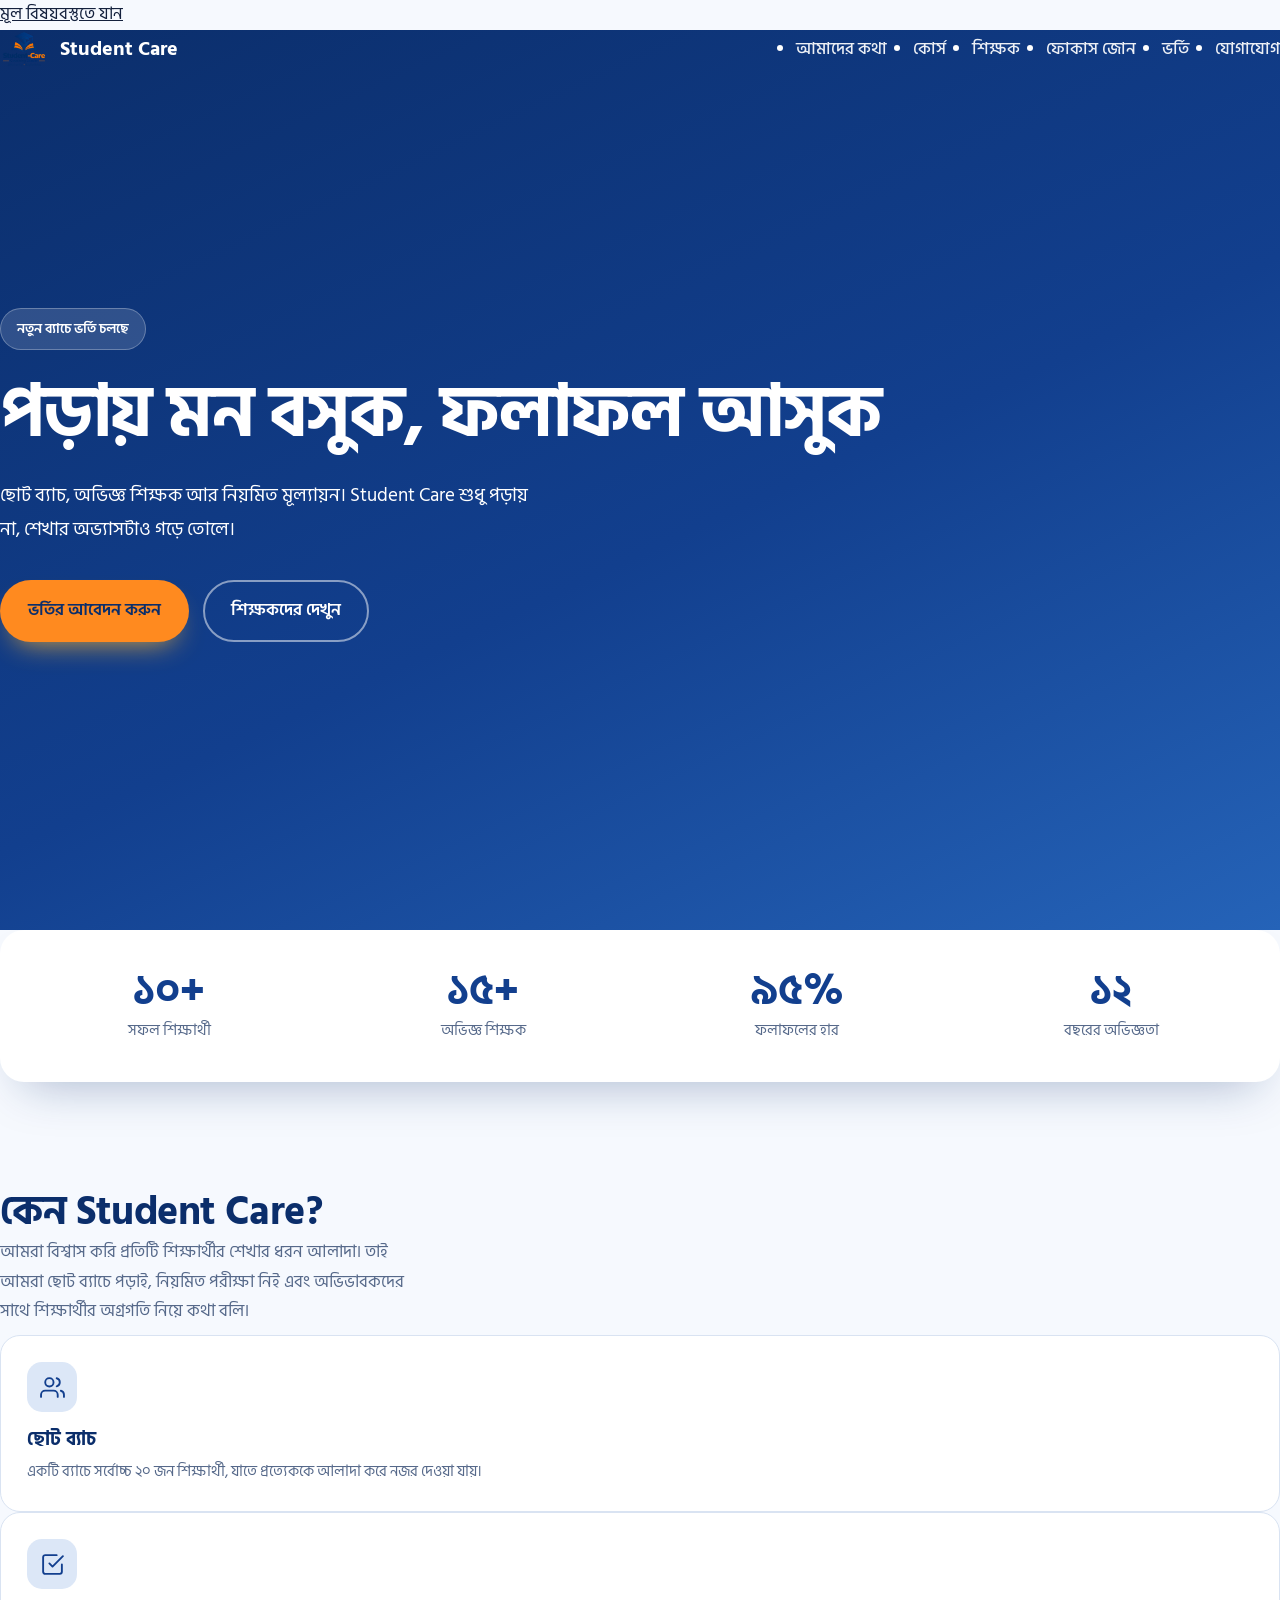
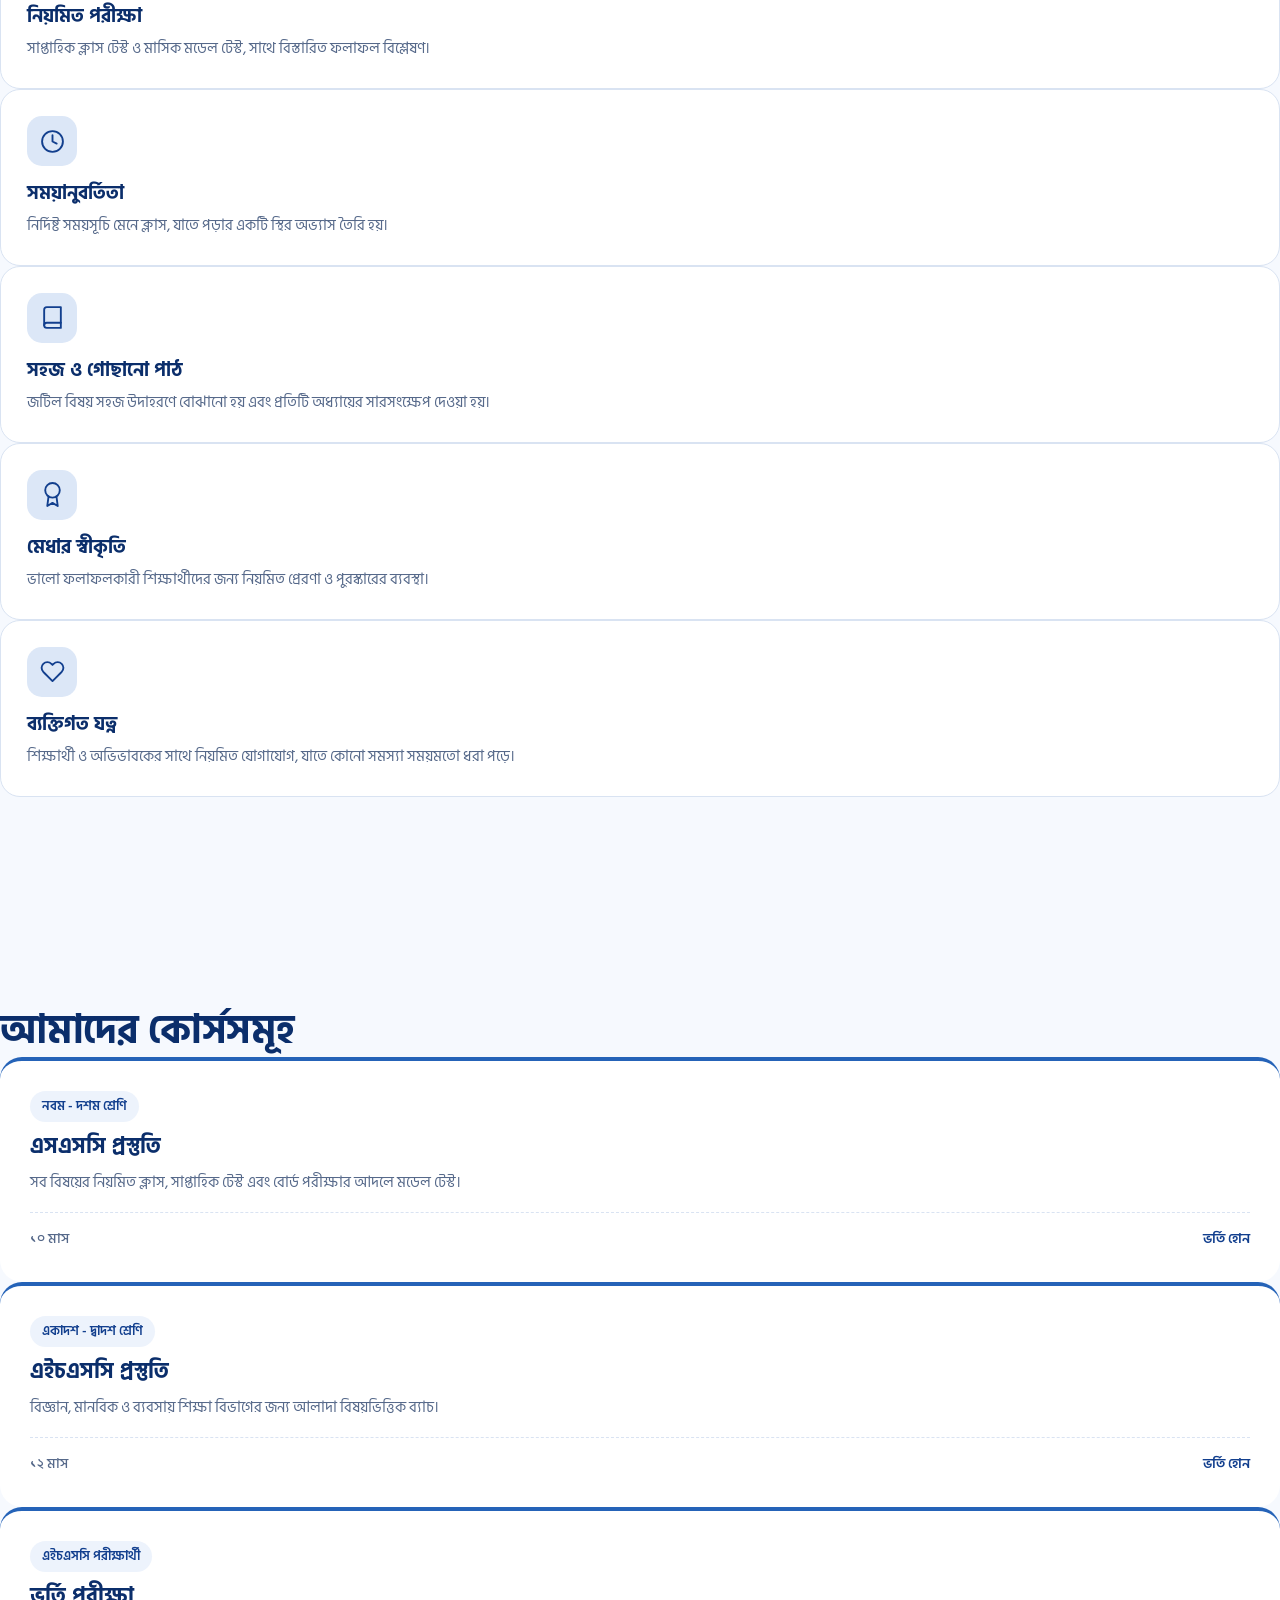
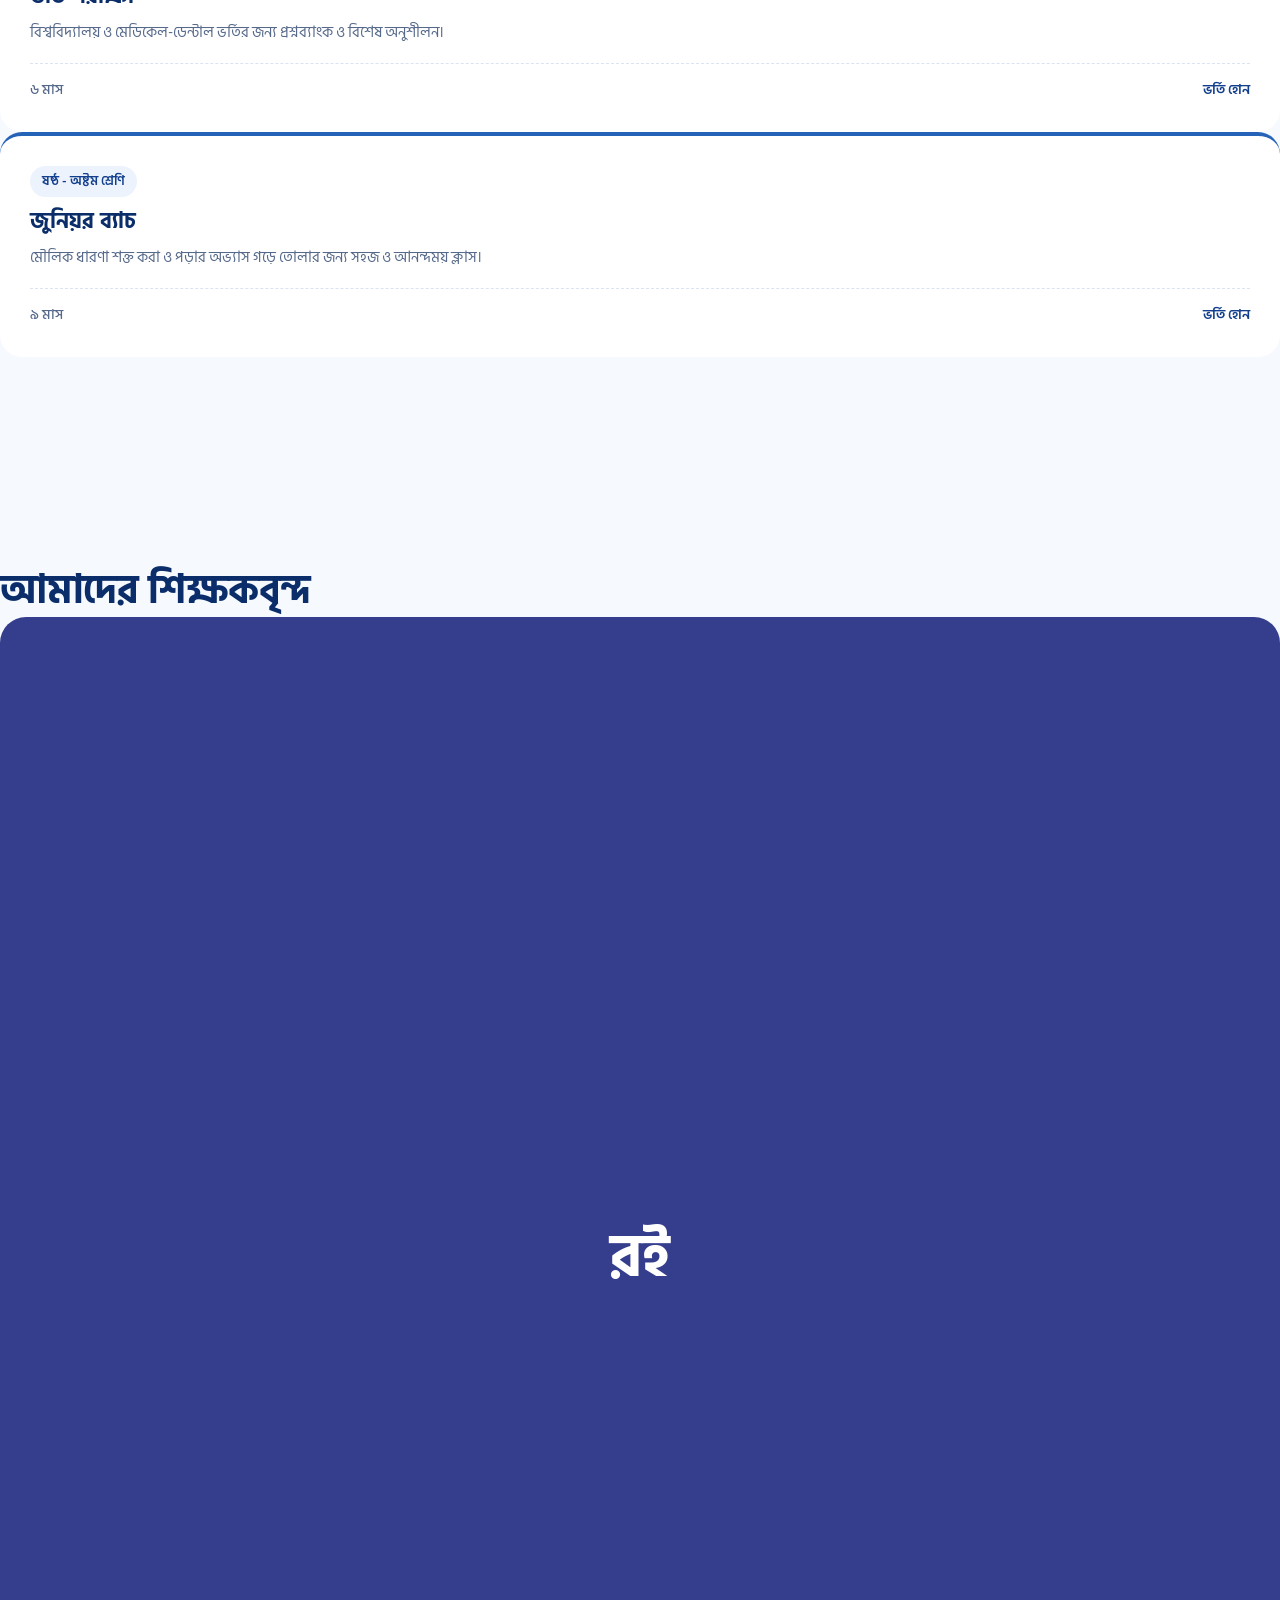
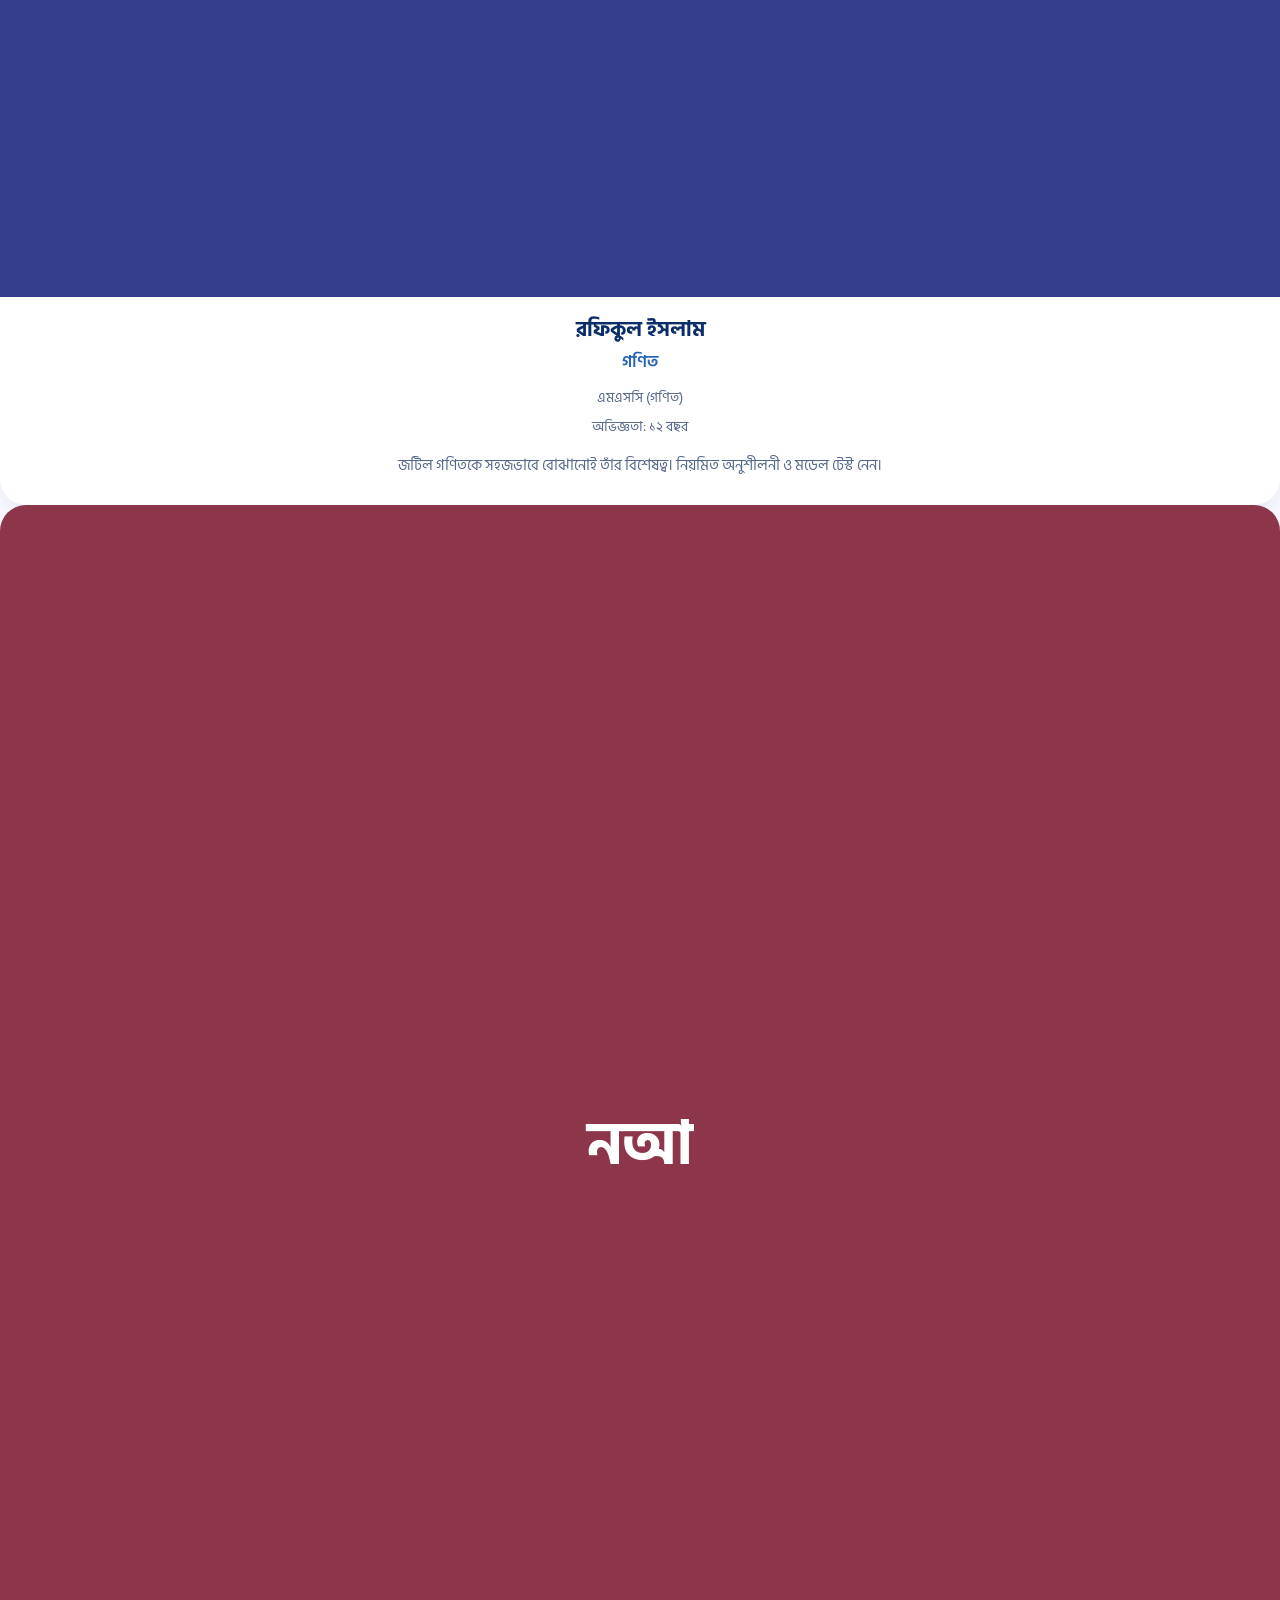
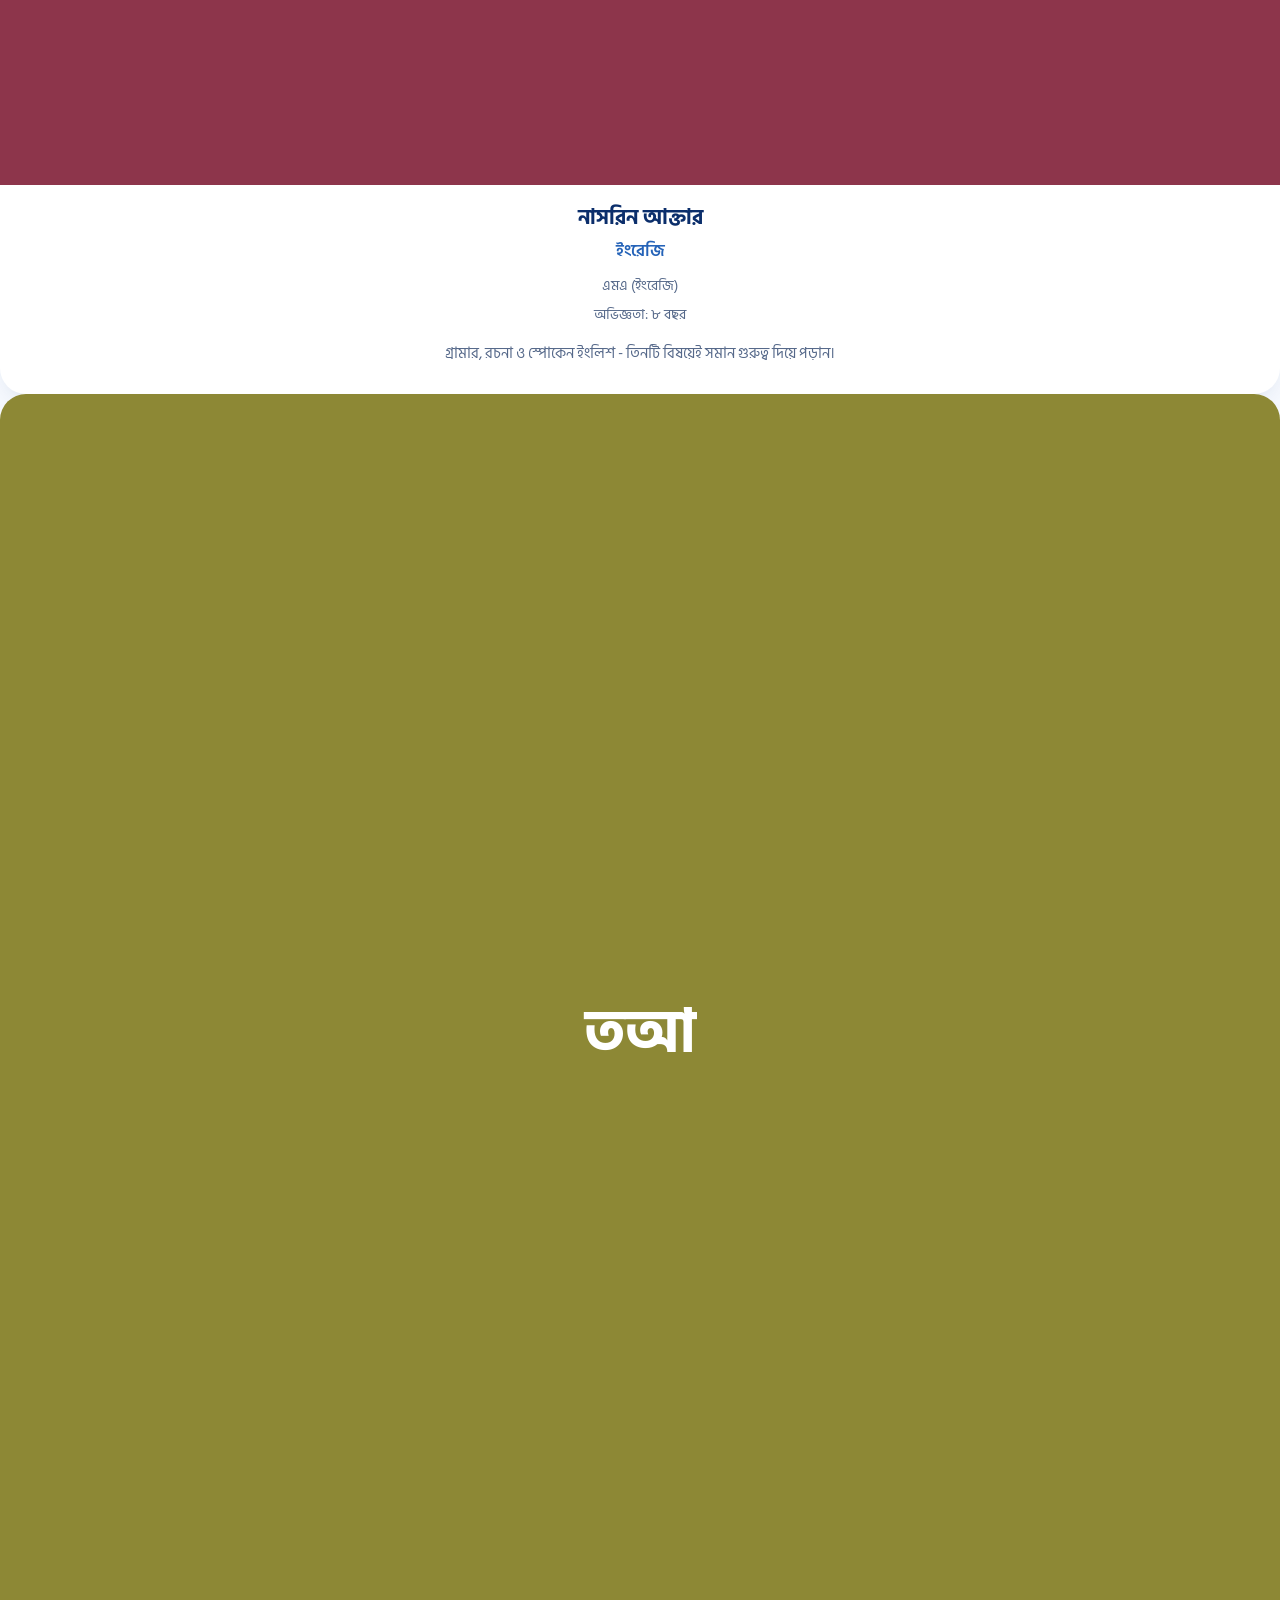
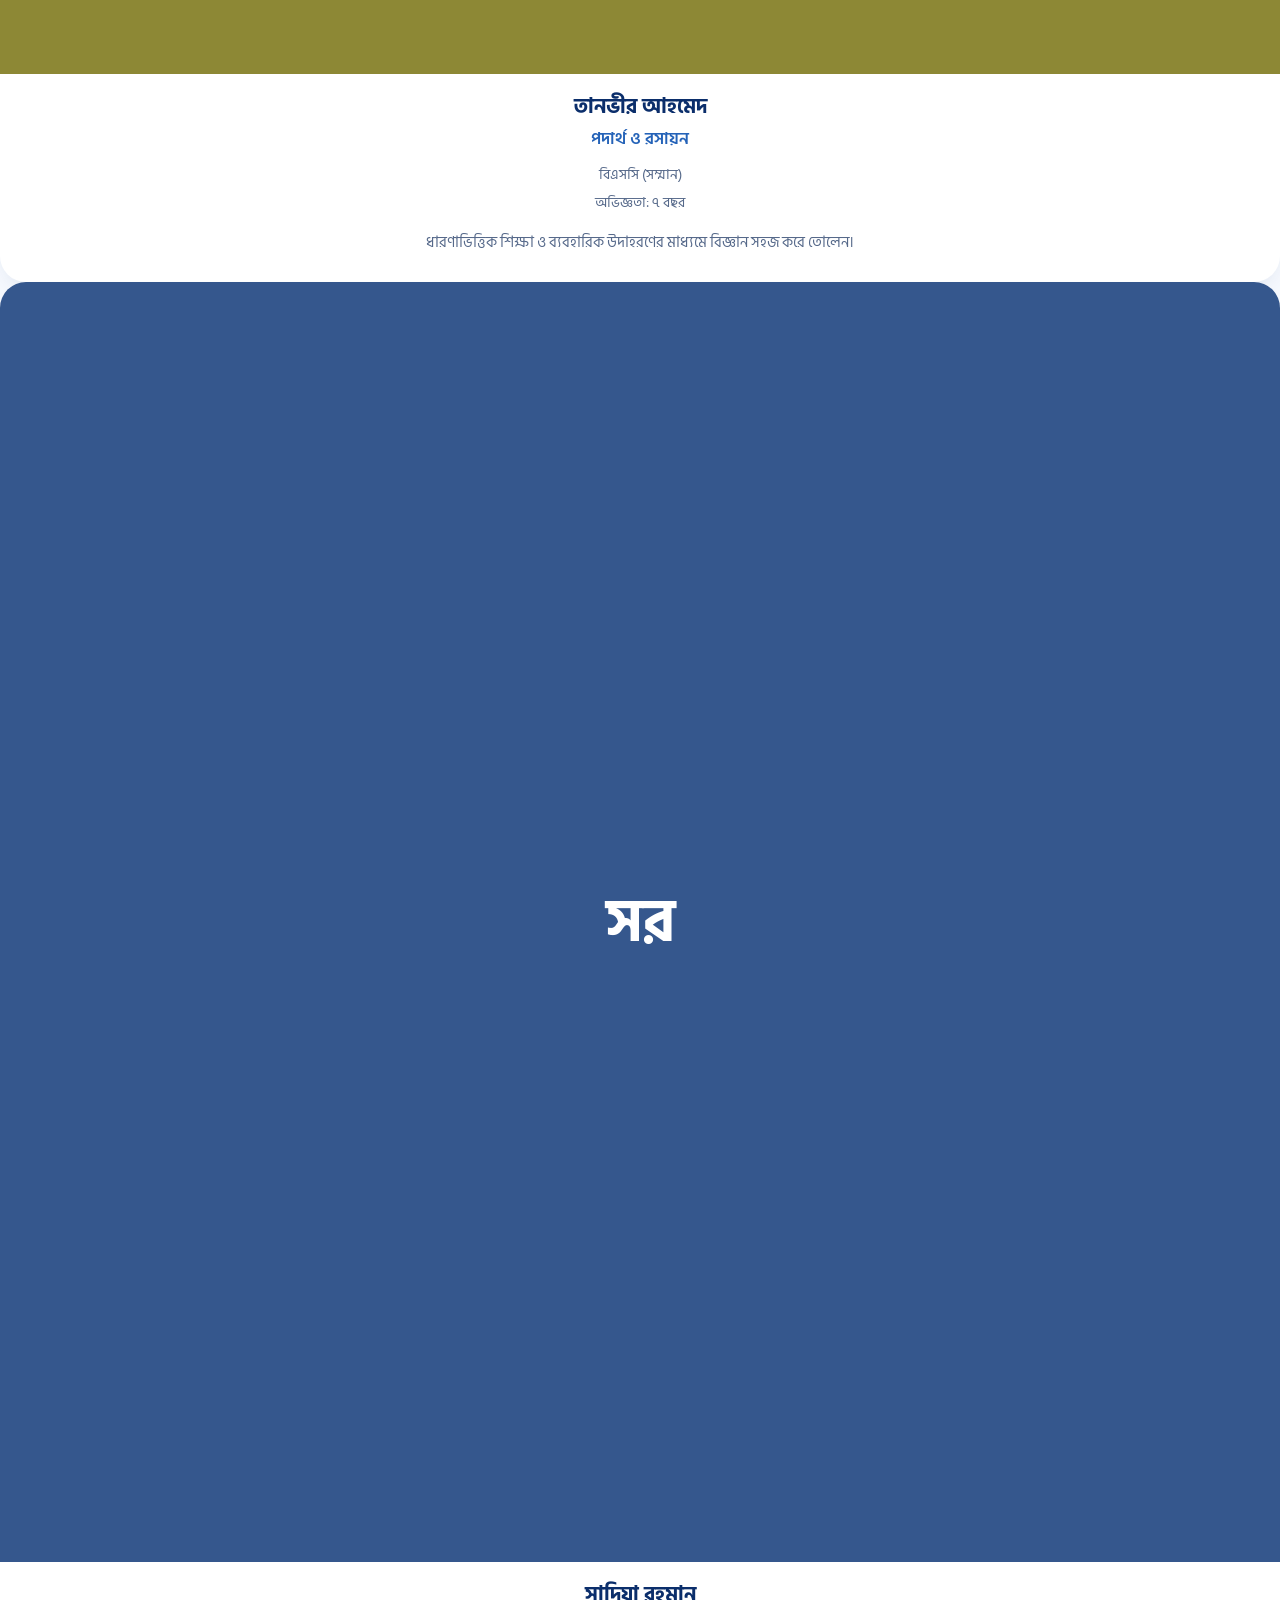
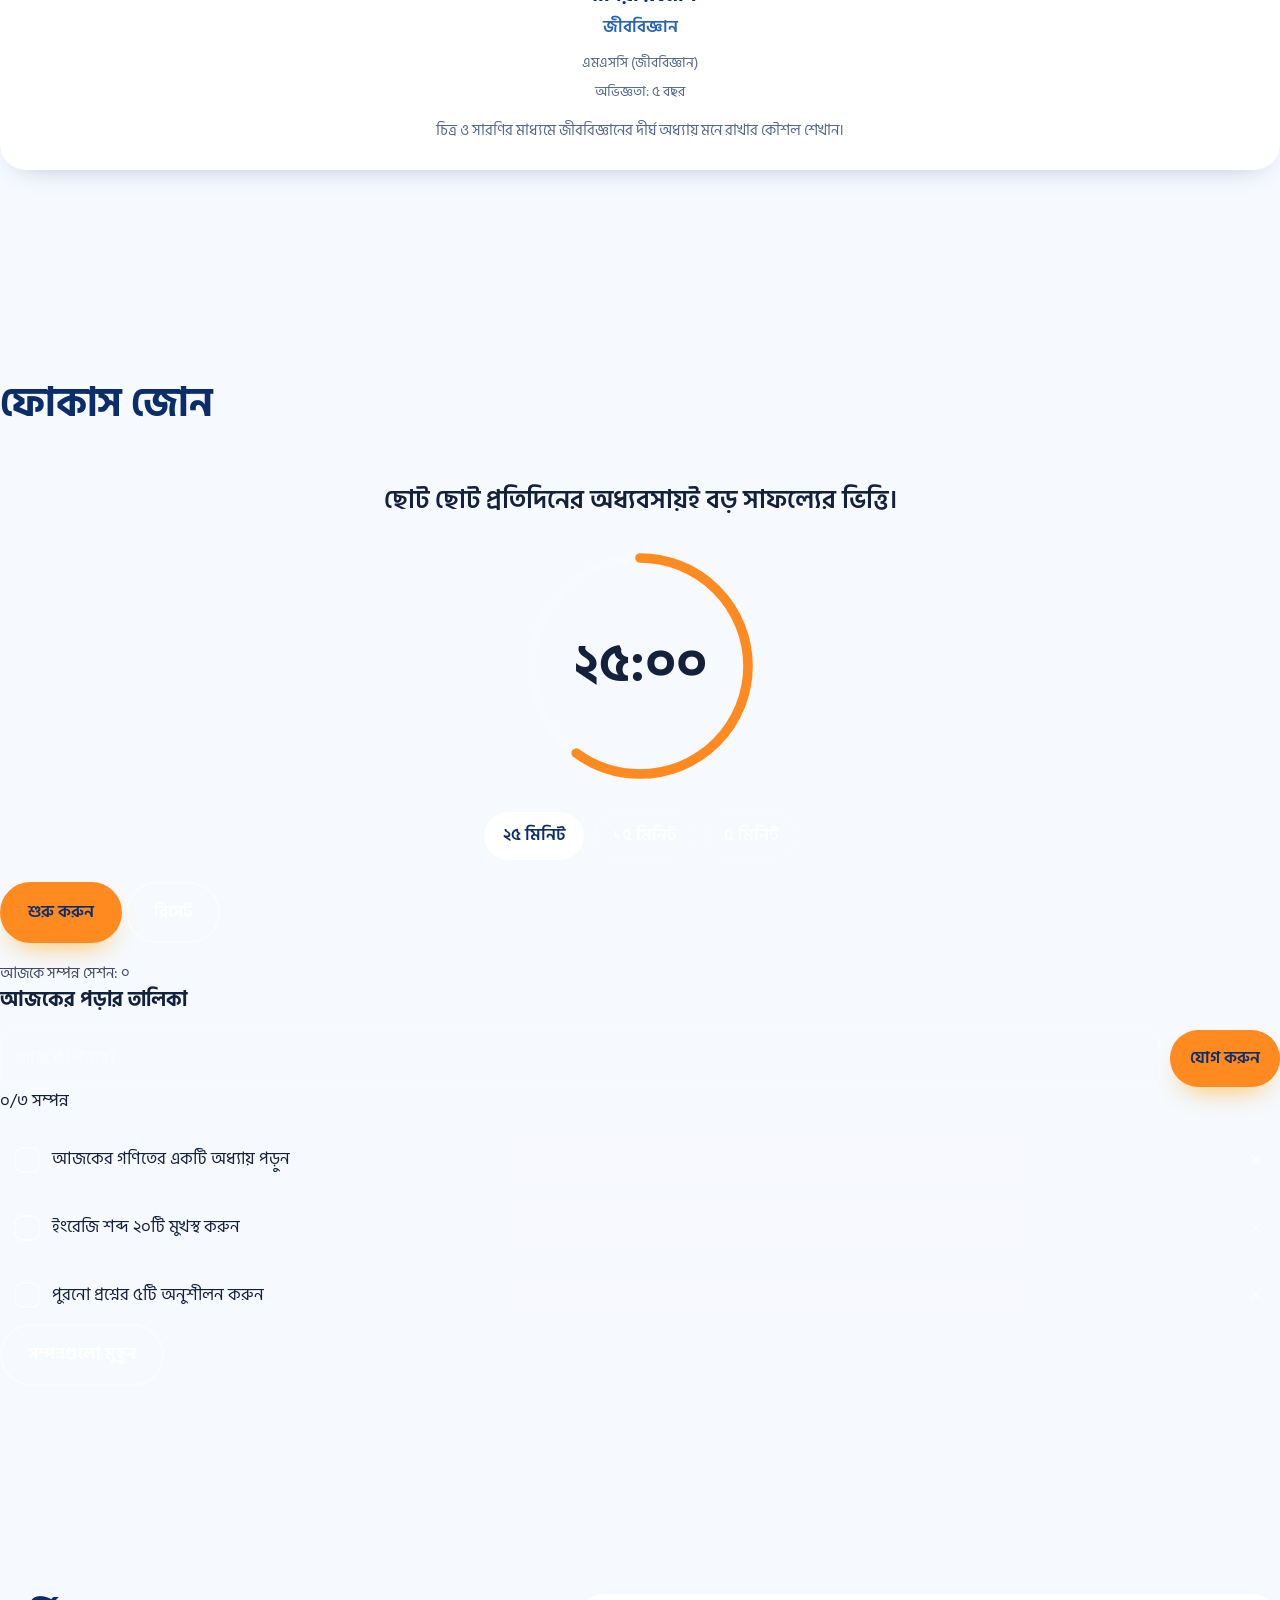
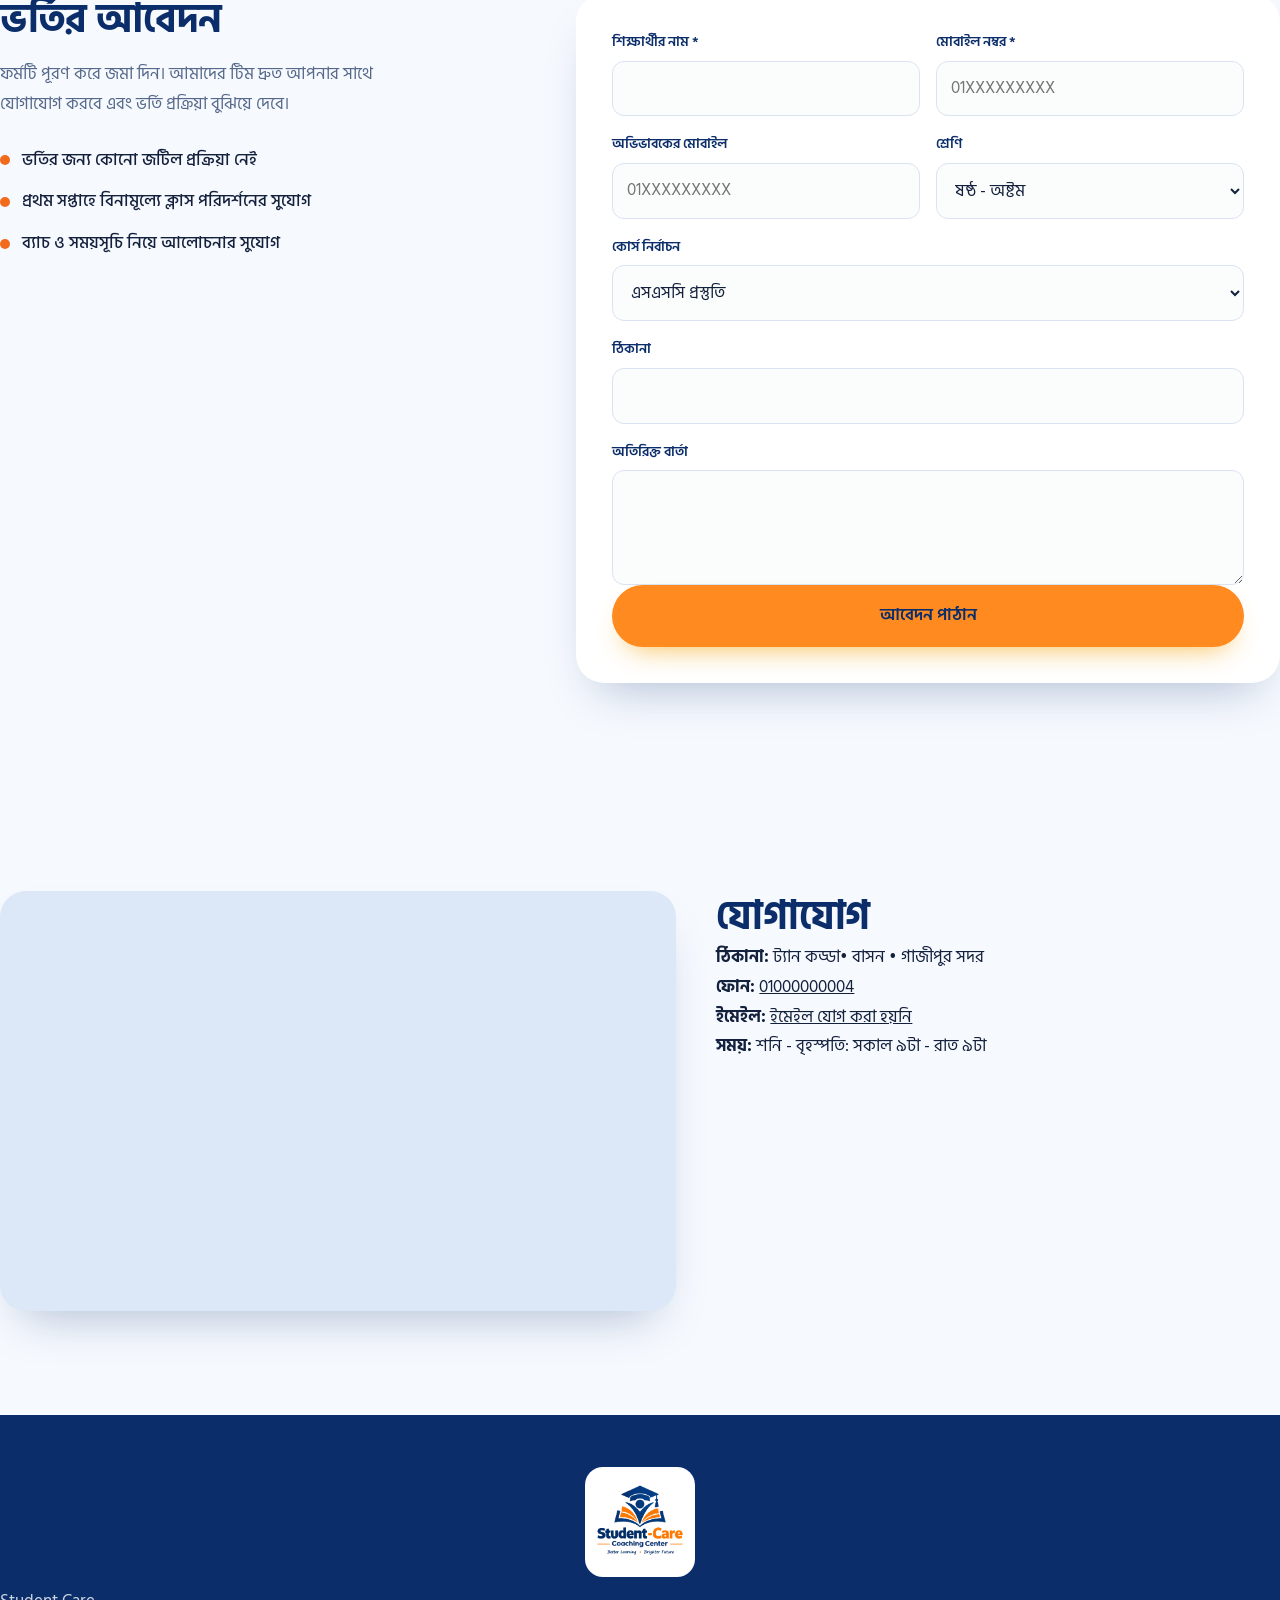
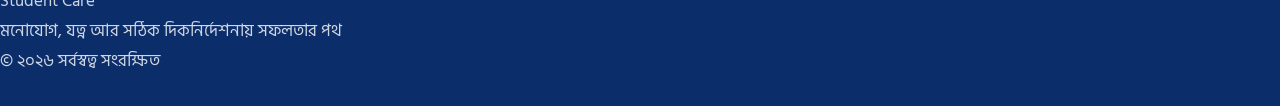
<file: index.html>
<!DOCTYPE html>
<html lang="bn">
<head>
  <meta charset="UTF-8">
  <meta name="viewport" content="width=device-width, initial-scale=1.0, viewport-fit=cover">
  <meta name="description" content="Student Care — ছোট ব্যাচ, অভিজ্ঞ শিক্ষক ও নিয়মিত মূল্যায়নে এসএসসি, এইচএসসি ও ভর্তি পরীক্ষার প্রস্তুতি।">
  <title>Student Care | কোচিং সেন্টার</title>
  <link rel="preconnect" href="https://fonts.googleapis.com">
  <link rel="preconnect" href="https://fonts.gstatic.com" crossorigin>
  <link href="https://fonts.googleapis.com/css2?family=Hind+Siliguri:wght@400;500;600;700&family=Poppins:wght@600;700;800&display=swap" rel="stylesheet">
  <link rel="icon" type="image/png" href="images/logo.png">
  <link rel="stylesheet" href="css/style.css">
</head>
<body>

  <a class="skip-link" href="#main">মূল বিষয়বস্তুতে যান</a>

  <!-- ===== Header ===== -->
  <header class="nav" id="nav">
    <div class="wrap nav-inner">
      <a href="#home" class="brand">
        <img class="brand-logo" src="images/logo.png" alt="Student Care logo" width="48" height="48">
        <span class="brand-name" id="brandName">Student Care</span>
      </a>
      <button class="menu-toggle" id="menuToggle" aria-label="মেনু খুলুন" aria-expanded="false">
        <span></span><span></span><span></span>
      </button>
      <nav>
        <ul class="nav-links" id="navLinks">
          <li><a href="#about">আমাদের কথা</a></li>
          <li><a href="#courses">কোর্স</a></li>
          <li><a href="#teachers">শিক্ষক</a></li>
          <li><a href="#focus">ফোকাস জোন</a></li>
          <li><a href="#admission">ভর্তি</a></li>
          <li><a href="#location">যোগাযোগ</a></li>
        </ul>
      </nav>
    </div>
  </header>

  <main id="main">

    <!-- ===== Hero ===== -->
    <section class="hero" id="home">
      <div class="hero-blob hero-blob-1" aria-hidden="true"></div>
      <div class="hero-blob hero-blob-2" aria-hidden="true"></div>
      <div class="wrap hero-inner">
        <span class="badge" id="heroBadge">নতুন ব্যাচে ভর্তি চলছে</span>
        <h1 class="hero-title" id="heroTitle">পড়ায় মন বসুক, ফলাফল আসুক</h1>
        <p class="hero-sub" id="heroSub"></p>
        <div class="hero-actions">
          <a class="btn btn-primary" id="ctaPrimary" href="#admission">ভর্তির আবেদন করুন</a>
          <a class="btn btn-ghost" id="ctaSecondary" href="#teachers">শিক্ষকদের দেখুন</a>
        </div>
      </div>
    </section>

    <!-- ===== Stats ===== -->
    <section class="stats-section">
      <div class="wrap stats-grid" id="statsGrid"></div>
    </section>

    <!-- ===== About + features ===== -->
    <section class="section" id="about">
      <div class="wrap">
        <h2 class="section-title reveal" id="aboutTitle">কেন Student Care?</h2>
        <p class="section-text reveal" id="aboutText"></p>
        <div class="features-grid" id="featuresGrid"></div>
      </div>
    </section>

    <!-- ===== Courses ===== -->
    <section class="section section-alt" id="courses">
      <div class="wrap">
        <h2 class="section-title reveal">আমাদের কোর্সসমূহ</h2>
        <div class="courses-grid" id="coursesGrid"></div>
      </div>
    </section>

    <!-- ===== Teachers ===== -->
    <section class="section" id="teachers">
      <div class="wrap">
        <h2 class="section-title reveal">আমাদের শিক্ষকবৃন্দ</h2>
        <div class="teachers-grid" id="teachersGrid"></div>
      </div>
    </section>

    <!-- ===== Focus zone ===== -->
    <section class="section section-dark" id="focus">
      <div class="wrap focus-inner">
        <div class="focus-timer reveal">
          <h2 class="section-title light">ফোকাস জোন</h2>
          <p class="quote" id="quote"></p>

          <div class="ring-wrap">
            <svg viewBox="0 0 200 200" class="ring" aria-hidden="true">
              <circle cx="100" cy="100" r="90" class="ring-bg"></circle>
              <circle cx="100" cy="100" r="90" class="ring-fg" id="ringFg"></circle>
            </svg>
            <div class="ring-time" id="timeText">25:00</div>
          </div>

          <div class="presets">
            <button class="preset active" data-min="25">২৫ মিনিট</button>
            <button class="preset" data-min="15">১৫ মিনিট</button>
            <button class="preset" data-min="5">৫ মিনিট</button>
          </div>

          <div class="timer-actions">
            <button class="btn btn-primary" id="timerToggle">শুরু করুন</button>
            <button class="btn btn-ghost" id="timerReset">রিসেট</button>
          </div>
          <p class="session-count" id="sessionCount"></p>
        </div>

        <div class="tasks reveal">
          <h3 class="tasks-title">আজকের পড়ার তালিকা</h3>
          <form class="task-form" id="taskForm">
            <input type="text" id="taskInput" placeholder="আজ কী পড়বে?" maxlength="120" autocomplete="off">
            <button class="btn btn-primary" type="submit">যোগ করুন</button>
          </form>
          <div class="task-bar"><div class="task-bar-fill" id="taskBar"></div></div>
          <p class="task-count" id="taskCount"></p>
          <ul class="task-list" id="taskList"></ul>
          <button class="btn btn-ghost btn-small" id="clearDone">সম্পন্নগুলো মুছুন</button>
        </div>
      </div>
    </section>

    <!-- ===== Admission ===== -->
    <section class="section" id="admission">
      <div class="wrap admission-grid">
        <div class="reveal">
          <h2 class="section-title">ভর্তির আবেদন</h2>
          <p class="section-text">ফর্মটি পূরণ করে জমা দিন। আমাদের টিম দ্রুত আপনার সাথে যোগাযোগ করবে এবং ভর্তি প্রক্রিয়া বুঝিয়ে দেবে।</p>
          <ul class="check-list">
            <li>ভর্তির জন্য কোনো জটিল প্রক্রিয়া নেই</li>
            <li>প্রথম সপ্তাহে বিনামূল্যে ক্লাস পরিদর্শনের সুযোগ</li>
            <li>ব্যাচ ও সময়সূচি নিয়ে আলোচনার সুযোগ</li>
          </ul>
        </div>

        <div class="form-card reveal">
          <form class="admission-form" id="admissionForm" name="admission" method="POST" data-netlify="true" netlify-honeypot="bot-field">
            <input type="hidden" name="form-name" value="admission">
            <p class="hp" aria-hidden="true"><label>এটি পূরণ করবেন না<input name="bot-field" tabindex="-1" autocomplete="off"></label></p>

            <div class="form-grid">
              <div class="field">
                <label for="f-name">শিক্ষার্থীর নাম *</label>
                <input id="f-name" type="text" name="name" required autocomplete="name">
              </div>
              <div class="field">
                <label for="f-phone">মোবাইল নম্বর *</label>
                <input id="f-phone" type="tel" name="phone" required placeholder="01XXXXXXXXX" inputmode="tel">
              </div>
              <div class="field">
                <label for="f-guardian">অভিভাবকের মোবাইল</label>
                <input id="f-guardian" type="tel" name="guardian_phone" placeholder="01XXXXXXXXX" inputmode="tel">
              </div>
              <div class="field">
                <label for="f-class">শ্রেণি</label>
                <select id="f-class" name="class">
                  <option>ষষ্ঠ - অষ্টম</option>
                  <option>নবম - দশম</option>
                  <option>একাদশ - দ্বাদশ</option>
                  <option>ভর্তি পরীক্ষা</option>
                </select>
              </div>
              <div class="field full">
                <label for="courseSelect">কোর্স নির্বাচন</label>
                <select id="courseSelect" name="course"></select>
              </div>
              <div class="field full">
                <label for="f-address">ঠিকানা</label>
                <input id="f-address" type="text" name="address" autocomplete="street-address">
              </div>
              <div class="field full">
                <label for="f-message">অতিরিক্ত বার্তা</label>
                <textarea id="f-message" name="message" rows="3"></textarea>
              </div>
            </div>

            <button class="btn btn-primary" type="submit" id="submitBtn" style="width:100%;justify-content:center">আবেদন পাঠান</button>
            <p class="form-msg" id="formMsg" aria-live="polite"></p>
          </form>
        </div>
      </div>
    </section>

    <!-- ===== Location & contact ===== -->
    <section class="section section-alt" id="location">
      <div class="wrap location-grid">
        <div class="map-wrap reveal">
          <iframe id="mapFrame" title="Student Care-এর অবস্থান" loading="lazy" referrerpolicy="no-referrer-when-downgrade"></iframe>
        </div>
        <div class="contact-card reveal">
          <h2 class="section-title">যোগাযোগ</h2>
          <p><strong>ঠিকানা:</strong> <span id="addrText"></span></p>
          <p><strong>ফোন:</strong> <a id="phoneLink" href="#"></a></p>
          <p><strong>ইমেইল:</strong> <a id="emailLink" href="#"></a></p>
          <p><strong>সময়:</strong> <span id="hoursText"></span></p>
        </div>
      </div>
    </section>

  </main>

  <footer class="footer">
    <div class="wrap">
      <img class="footer-logo" src="images/logo.png" alt="Student Care logo" width="110" height="110">
      <p class="footer-name" id="footerName">Student Care</p>
      <p class="footer-tagline" id="footerTagline"></p>
      <p class="footer-copy">© <span id="year"></span> সর্বস্বত্ব সংরক্ষিত</p>
    </div>
  </footer>

  <a class="wa-float" id="waFloat" href="#" target="_blank" rel="noopener" aria-label="WhatsApp" hidden>💬</a>
  <div class="toast" id="toast" role="status" aria-live="polite"></div>

  <script src="js/data.js"></script>
  <script src="js/main.js"></script>
</body>
</html>
</file>
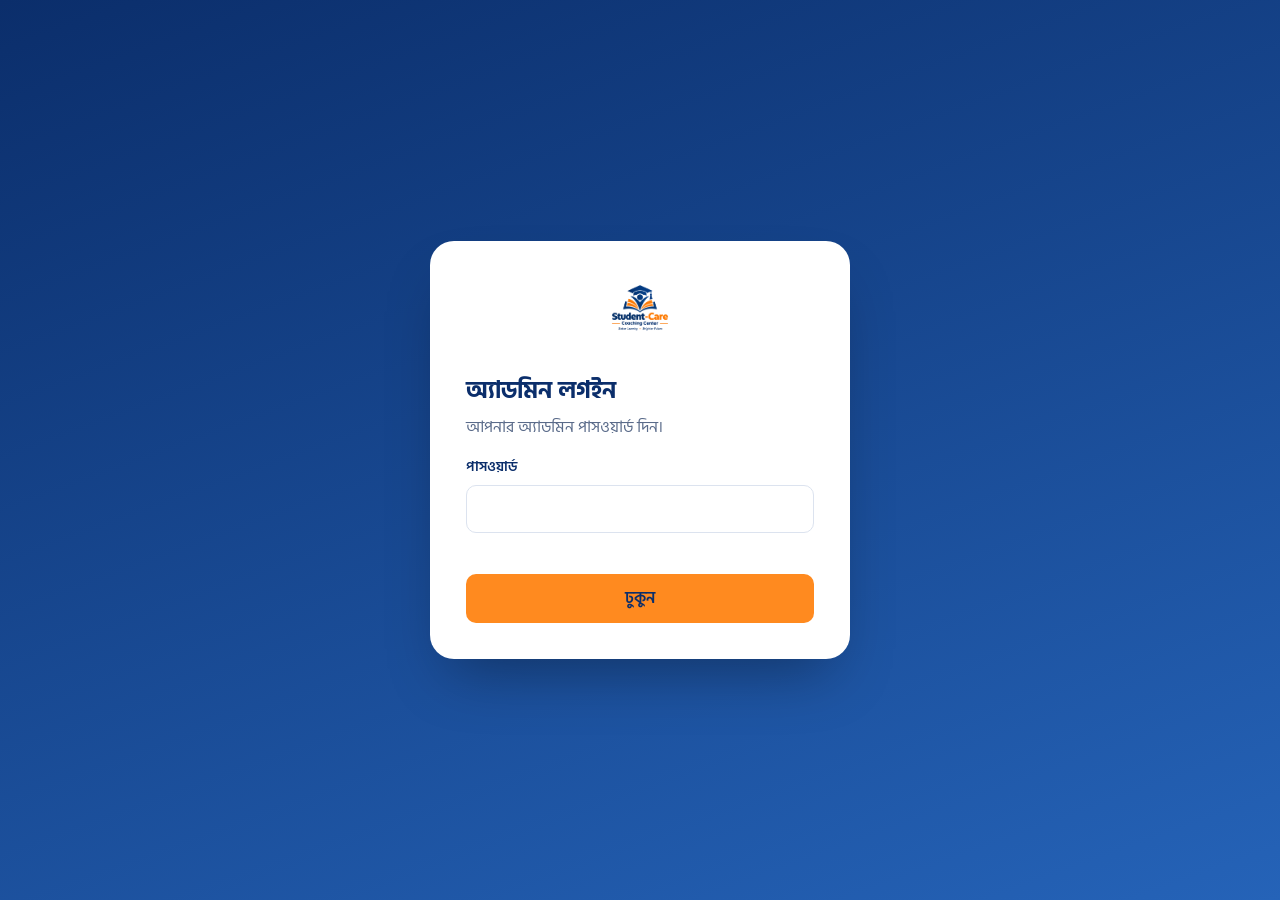
<file: admin.html>
<!DOCTYPE html>
<html lang="bn">
<head>
  <meta charset="UTF-8">
  <meta name="viewport" content="width=device-width, initial-scale=1.0">
  <meta name="robots" content="noindex, nofollow">
  <title>অ্যাডমিন প্যানেল | Student Care</title>
  <link rel="preconnect" href="https://fonts.googleapis.com">
  <link rel="preconnect" href="https://fonts.gstatic.com" crossorigin>
  <link href="https://fonts.googleapis.com/css2?family=Hind+Siliguri:wght@400;500;600;700&display=swap" rel="stylesheet">
  <link rel="icon" type="image/png" href="images/logo.png">
  <link rel="stylesheet" href="css/admin.css">
</head>
<body>

  <!-- ===== পাসওয়ার্ড সেটআপ ===== -->
  <div class="auth" id="authScreen" hidden>
    <form class="auth-card" id="setupForm" hidden>
      <img class="brand-logo big" src="images/logo.png" alt="Student Care logo">
      <h1>প্রথমবার সেটআপ</h1>
      <p>অ্যাডমিন পাসওয়ার্ড তৈরি করুন (কমপক্ষে ৬ অক্ষর)।</p>
      <label>নতুন পাসওয়ার্ড
        <input type="password" id="setupPass" required minlength="6" autocomplete="new-password">
      </label>
      <label>আবার লিখুন
        <input type="password" id="setupPass2" required minlength="6" autocomplete="new-password">
      </label>
      <p class="err" id="setupErr"></p>
      <button class="btn accent" type="submit">সেট করে ঢুকুন</button>
    </form>

    <!-- ===== লগইন ===== -->
    <form class="auth-card" id="loginForm" hidden>
      <img class="brand-logo big" src="images/logo.png" alt="Student Care logo">
      <h1>অ্যাডমিন লগইন</h1>
      <p>আপনার অ্যাডমিন পাসওয়ার্ড দিন।</p>
      <label>পাসওয়ার্ড
        <input type="password" id="loginPass" required autocomplete="current-password">
      </label>
      <p class="err" id="loginErr"></p>
      <button class="btn accent" type="submit">ঢুকুন</button>
    </form>
  </div>

  <!-- ===== অ্যাডমিন অ্যাপ ===== -->
  <div class="app" id="app" hidden>
    <aside class="sidebar">
      <div class="side-brand"><img class="brand-logo" src="images/logo.png" alt="" width="36" height="36"><span>Admin</span></div>
      <nav id="sideNav" class="side-nav">
        <button type="button" data-tab="dashboard" class="active">ড্যাশবোর্ড</button>
        <button type="button" data-tab="center">সেন্টারের তথ্য</button>
        <button type="button" data-tab="home">হোম পেজের লেখা</button>
        <button type="button" data-tab="teachers">শিক্ষক</button>
        <button type="button" data-tab="courses">কোর্স</button>
        <button type="button" data-tab="features">সুবিধাসমূহ</button>
        <button type="button" data-tab="stats">পরিসংখ্যান</button>
        <button type="button" data-tab="quotes">অনুপ্রেরণার বাক্য</button>
        <button type="button" data-tab="security">নিরাপত্তা</button>
      </nav>
      <button class="logout" id="logoutBtn" type="button">লগআউট</button>
    </aside>

    <main class="content">
      <header class="topbar">
        <h1 id="pageTitle">ড্যাশবোর্ড</h1>
        <div class="top-actions">
          <span class="draft-status" id="draftStatus"></span>
          <a class="btn ghost" id="previewBtn" href="index.html?preview=1" target="_blank" rel="noopener">প্রিভিউ দেখুন</a>
          <button class="btn primary" id="exportBtn" type="button">data.js ডাউনলোড</button>
        </div>
      </header>

      <!-- ড্যাশবোর্ড -->
      <section class="tab" data-panel="dashboard">
        <div class="cards" id="dashCards"></div>

        <div class="panel">
          <h2>কিভাবে ওয়েবসাইট আপডেট করবেন</h2>
          <ol class="steps">
            <li>বাম পাশের মেনু থেকে যা বদলাতে চান তা পরিবর্তন করুন। প্রতিটি পরিবর্তন এই ব্রাউজারে নিজে থেকে সংরক্ষিত হয়।</li>
            <li>“প্রিভিউ দেখুন” চেপে ওয়েবসাইট কেমন দেখাচ্ছে যাচাই করুন।</li>
            <li>“data.js ডাউনলোড” চাপুন। ডাউনলোড হওয়া ফাইলটি দিয়ে GitHub রিপোজিটরির <code>js/data.js</code> ফাইলটি রিপ্লেস করুন।</li>
            <li>GitHub-এ Commit করুন। Netlify কয়েক সেকেন্ডের মধ্যে ওয়েবসাইট নতুন করে প্রকাশ করবে।</li>
          </ol>
        </div>

        <div class="panel">
          <h2>ভর্তির আবেদন দেখা</h2>
          <p>ওয়েবসাইট থেকে জমা পড়া ভর্তির আবেদন Netlify ড্যাশবোর্ড থেকে <strong>Forms</strong> ট্যাবে দেখা যাবে। নতুন আবেদনের ইমেইল পেতে README ফাইলের নির্দেশনা অনুসরণ করুন।</p>
        </div>

        <div class="panel">
          <h2>অপ্রকাশিত পরিবর্তন বাতিল</h2>
          <p>এই ব্রাউজারে যেসব পরিবর্তন করেছেন তা মুছে প্রকাশিত তথ্যে ফিরে যেতে চাইলে নিচের বোতাম চাপুন।</p>
          <div class="form-actions">
            <button class="btn danger" id="resetBtn" type="button">প্রকাশিত তথ্যে ফিরে যান</button>
          </div>
        </div>
      </section>

      <!-- সেন্টারের তথ্য -->
      <section class="tab" data-panel="center" hidden>
        <form class="panel" id="centerForm">
          <h2>প্রতিষ্ঠানের তথ্য ও যোগাযোগ</h2>
          <div class="grid-form">
            <label>সেন্টারের নাম<input data-path="center.name"></label>
            <label>ট্যাগলাইন<input data-path="center.tagline"></label>
            <label>ফোন নম্বর<input data-path="center.phone" placeholder="+880 1XXX-XXXXXX"></label>
            <label>WhatsApp নম্বর (শুধু সংখ্যা, দেশের কোডসহ)<input data-path="center.whatsapp" placeholder="8801XXXXXXXXX"></label>
            <label>ইমেইল<input data-path="center.email" type="email"></label>
            <label>খোলার সময়<input data-path="center.hours"></label>
            <label class="full">ঠিকানা<textarea data-path="center.address" rows="2"></textarea></label>
            <label class="full">ম্যাপে খোঁজার শব্দ<input data-path="center.mapQuery" placeholder="যেমন: Dhanmondi, Dhaka"></label>
          </div>
          <p class="hint">ম্যাপে ভুল জায়গা দেখালে “ম্যাপে খোঁজার শব্দ” বদলে আপনার সেন্টারের এলাকার নাম লিখুন।</p>
          <div class="form-actions"><button class="btn primary" type="submit">সংরক্ষণ করুন</button></div>
        </form>
      </section>

      <!-- হোম পেজের লেখা -->
      <section class="tab" data-panel="home" hidden>
        <form class="panel" id="homeForm">
          <h2>হোম পেজের প্রধান লেখা</h2>
          <div class="grid-form">
            <label>ব্যাজ (ছোট লেবেল)<input data-path="hero.badge"></label>
            <label>প্রধান শিরোনাম<input data-path="hero.title"></label>
            <label class="full">সংক্ষিপ্ত বর্ণনা<textarea data-path="hero.subtitle" rows="3"></textarea></label>
            <label>প্রথম বাটনের লেখা<input data-path="hero.ctaPrimary"></label>
            <label>দ্বিতীয় বাটনের লেখা<input data-path="hero.ctaSecondary"></label>
            <label>“আমাদের কথা” শিরোনাম<input data-path="about.title"></label>
            <label class="full">“আমাদের কথা” বিবরণ<textarea data-path="about.text" rows="3"></textarea></label>
          </div>
          <div class="form-actions"><button class="btn primary" type="submit">সংরক্ষণ করুন</button></div>
        </form>
      </section>

      <!-- তালিকা ভিত্তিক সম্পাদনা (শিক্ষক, কোর্স, সুবিধা, পরিসংখ্যান, বাক্য) -->
      <section class="tab" data-panel="list" hidden>
        <div class="list-head">
          <span class="hint">নিচের তালিকায় তথ্য যোগ, বদলানো বা মুছতে পারবেন।</span>
          <button class="btn primary" id="addItemBtn" type="button">+ নতুন যোগ করুন</button>
        </div>
        <div class="items" id="listItems"></div>
        <form class="panel item-form" id="itemForm" hidden></form>
      </section>

      <!-- নিরাপত্তা -->
      <section class="tab" data-panel="security" hidden>
        <form class="panel" id="passForm">
          <h2>অ্যাডমিন পাসওয়ার্ড বদলান</h2>
          <div class="grid-form">
            <label>নতুন পাসওয়ার্ড (কমপক্ষে ৬ অক্ষর)<input type="password" id="newPass" required minlength="6" autocomplete="new-password"></label>
            <label>আবার লিখুন<input type="password" id="newPass2" required minlength="6" autocomplete="new-password"></label>
          </div>
          <p class="note">পাসওয়ার্ড বদলানোর পর data.js ডাউনলোড করে ওয়েবসাইটে আপলোড করুন, তাহলে অন্য ব্রাউজারেও নতুন পাসওয়ার্ড কাজ করবে।</p>
          <div class="form-actions"><button class="btn primary" type="submit">পাসওয়ার্ড বদলান</button></div>
        </form>
      </section>
    </main>
  </div>

  <div class="toast" id="toast" role="status" aria-live="polite"></div>

  <script src="js/data.js"></script>
  <script src="js/admin.js"></script>
</body>
</html>
</file>
<file: css/style.css>
/* ==========================================================
   Student Care - পাবলিক ওয়েবসাইটের স্টাইল
   ========================================================== */

:root {
  --teal-900: #0B2E6B;
  --teal-700: #123F8E;
  --teal-500: #2563B8;
  --teal-100: #DCE7F7;
  --mint: #EDF3FC;
  --marigold: #FF8A1F;
  --coral: #F26A1B;
  --bg: #F6F9FE;
  --paper: #FFFFFF;
  --ink: #14213D;
  --muted: #56698A;
  --line: #D9E3F2;
  --shadow: 0 24px 50px -24px rgba(11, 46, 107, .35);
}

*, *::before, *::after { box-sizing: border-box; }
[hidden] { display: none !important; }

html { scroll-behavior: smooth; scroll-padding-top: 90px; }

body {
  margin: 0;
  font-family: "Hind Siliguri", system-ui, -apple-system, "Segoe UI", sans-serif;
  font-size: 17px;
  line-height: 1.75;
  color: var(--ink);
  background: var(--bg);
  overflow-x: hidden;
}

img { max-width: 100%; display: block; }
a { color: inherit; }
h1, h2, h3 { line-height: 1.3; margin: 0; }
p { margin: 0; }

:focus-visible { outline: 3px solid var(--marigold); outline-offset: 3px; border-radius: 8px; }

.skip { position: absolute; left: -999px; top: 0; background: var(--marigold); color: var(--teal-900); padding: 8px 14px; z-index: 200; }
.skip:focus { left: 12px; top: 12px; }

.container { width: min(1140px, 92%); margin-inline: auto; }
.section { padding: 104px 0; }
.tint { background: var(--mint); }

.section-head { max-width: 640px; margin-bottom: 48px; }
.section-head .lead { margin-top: 12px; }
.section-title { font-size: clamp(28px, 4vw, 40px); font-weight: 700; color: var(--teal-900); letter-spacing: -.01em; }
.lead { font-size: 18px; color: var(--muted); }

/* ---------- বাটন ---------- */
.btn {
  display: inline-flex; align-items: center; justify-content: center; gap: 8px;
  padding: 14px 26px; border-radius: 999px; border: 2px solid transparent;
  font: inherit; font-weight: 600; text-decoration: none; cursor: pointer;
  transition: transform .25s, box-shadow .25s, background .25s, color .25s;
}
.btn:hover { transform: translateY(-2px); }
.btn:disabled { opacity: .6; cursor: default; transform: none; }
.btn-primary { background: var(--marigold); color: var(--teal-900); box-shadow: 0 14px 28px -14px rgba(245, 179, 53, .9); }
.btn-ghost { color: #fff; border-color: rgba(255, 255, 255, .5); background: transparent; }
.btn-ghost:hover { background: rgba(255, 255, 255, .12); }
.btn-sm { padding: 9px 18px; font-size: 15px; background: var(--teal-700); color: #fff; }
.btn-block { width: 100%; }

/* ---------- নেভিগেশন ---------- */
.nav {
  position: fixed; inset: 0 0 auto 0; z-index: 100; color: #fff;
  padding: 18px 0; transition: background .4s, box-shadow .4s, color .4s, padding .4s;
}
.nav.scrolled {
  background: rgba(255, 255, 255, .95); backdrop-filter: blur(12px);
  color: var(--ink); padding: 12px 0; box-shadow: 0 10px 30px -18px rgba(11, 46, 107, .45);
}
.nav-inner { display: flex; align-items: center; justify-content: space-between; gap: 20px; }
.brand { display: flex; align-items: center; gap: 12px; text-decoration: none; font-weight: 700; font-size: 20px; }
.brand-mark {
  width: 40px; height: 40px; border-radius: 12px; display: grid; place-items: center;
  background: linear-gradient(135deg, var(--marigold), var(--coral));
  color: var(--teal-900); font-weight: 700; font-size: 16px;
}
.nav-links { display: flex; align-items: center; gap: 26px; }
.nav-links a:not(.btn) { text-decoration: none; font-weight: 500; opacity: .92; transition: opacity .2s, color .2s; }
.nav-links a:not(.btn):hover { opacity: 1; color: var(--marigold); }
.nav.scrolled .nav-links a:not(.btn):hover { color: var(--teal-500); }
.menu-toggle { display: none; background: none; border: 0; padding: 8px; cursor: pointer; color: inherit; }
.menu-toggle span { display: block; width: 24px; height: 2px; background: currentColor; margin: 6px 0; border-radius: 2px; }

/* ---------- হিরো ---------- */
.hero {
  position: relative; min-height: 100vh; display: flex; align-items: center;
  padding: 140px 0 150px; color: #fff; overflow: hidden;
  background: linear-gradient(155deg, var(--teal-900) 0%, var(--teal-700) 55%, var(--teal-500) 100%);
}
.blob { position: absolute; border-radius: 50%; filter: blur(70px); opacity: .32; pointer-events: none; animation: drift 16s ease-in-out infinite; }
.blob-1 { width: 460px; height: 460px; background: var(--marigold); top: -140px; right: -120px; }
.blob-2 { width: 380px; height: 380px; background: var(--coral); bottom: -160px; left: -120px; animation-delay: -7s; }
@keyframes drift {
  0%, 100% { transform: translate(0, 0) scale(1); }
  50% { transform: translate(36px, -44px) scale(1.08); }
}
.hero-grid { position: relative; z-index: 1; display: grid; grid-template-columns: 1.1fr .9fr; gap: 64px; align-items: center; }
.badge {
  display: inline-flex; padding: 8px 16px; border-radius: 999px; font-size: 14px; font-weight: 600;
  background: rgba(255, 255, 255, .14); border: 1px solid rgba(255, 255, 255, .28);
  animation: fadeIn .8s .1s both;
}
.hero-title {
  font-size: clamp(40px, 6.2vw, 72px); font-weight: 700; letter-spacing: -.02em;
  line-height: 1.18; margin: 22px 0;
}
.word {
  display: inline-block; opacity: 0; transform: translateY(36px);
  animation: rise .9s cubic-bezier(.2, .75, .2, 1) forwards;
  animation-delay: calc(.2s + var(--i) * .09s);
}
.hero-sub { font-size: 19px; opacity: .9; max-width: 540px; animation: fadeIn .9s .7s both; }
.hero-actions { display: flex; gap: 14px; flex-wrap: wrap; margin-top: 34px; animation: fadeIn .9s .9s both; }

@keyframes rise { to { opacity: 1; transform: none; } }
@keyframes fadeIn { from { opacity: 0; transform: translateY(12px); } to { opacity: 1; transform: none; } }
@keyframes slideIn { from { opacity: 0; transform: translateX(-16px); } to { opacity: 1; transform: none; } }
@keyframes checkIn { from { opacity: 0; transform: scale(.3); } to { opacity: 1; transform: scale(1); } }
@keyframes fill { to { width: 67%; } }

.hero-card {
  background: rgba(255, 255, 255, .12); border: 1px solid rgba(255, 255, 255, .26);
  border-radius: 28px; padding: 30px; backdrop-filter: blur(14px);
  box-shadow: 0 40px 70px -30px rgba(0, 0, 0, .45);
  animation: fadeIn 1s .5s both;
}
.card-head { display: flex; justify-content: space-between; align-items: center; font-weight: 600; font-size: 18px; margin-bottom: 18px; }
.card-head strong { font-size: 30px; color: var(--marigold); }
.hc-list { list-style: none; margin: 0; padding: 0; display: grid; gap: 12px; }
.hc-list li {
  display: flex; align-items: center; gap: 14px; padding: 15px 16px; border-radius: 16px;
  background: rgba(255, 255, 255, .1);
  animation: slideIn .6s both; animation-delay: calc(.9s + var(--d) * .2s);
}
.tick {
  width: 28px; height: 28px; border-radius: 9px; flex: none;
  border: 2px solid rgba(255, 255, 255, .6); display: grid; place-items: center;
}
.tick svg { width: 17px; height: 17px; stroke: var(--marigold); animation: checkIn .4s both; animation-delay: calc(1.4s + var(--d) * .2s); }
.hc-list .pending .tick svg { display: none; }
.bar { height: 10px; margin-top: 24px; border-radius: 999px; background: rgba(255, 255, 255, .2); overflow: hidden; }
.bar span {
  display: block; height: 100%; width: 0; border-radius: 999px;
  background: linear-gradient(90deg, var(--marigold), var(--coral));
  animation: fill 1.8s 1.3s cubic-bezier(.2, .75, .2, 1) forwards;
}

/* ---------- পরিসংখ্যান ---------- */
.stats { position: relative; z-index: 3; margin-top: -70px; }
.stats-grid {
  background: var(--paper); border-radius: 24px; box-shadow: var(--shadow);
  padding: 36px 20px; display: grid; grid-template-columns: repeat(4, 1fr); gap: 16px; text-align: center;
}
.stat strong { display: block; font-size: clamp(30px, 4vw, 42px); font-weight: 700; color: var(--teal-700); line-height: 1.2; }
.stat span { color: var(--muted); font-size: 15px; }

/* ---------- আমাদের কথা ---------- */
.split { display: grid; grid-template-columns: .9fr 1.1fr; gap: 64px; align-items: start; }
.feature-grid { display: grid; grid-template-columns: 1fr 1fr; gap: 18px; }
.feature {
  background: var(--paper); border: 1px solid var(--line); border-radius: 20px; padding: 26px;
  transition: transform .3s, border-color .3s;
}
.feature:hover { transform: translateY(-4px); border-color: var(--teal-500); }
.feature h3 { font-size: 19px; color: var(--teal-900); margin-bottom: 6px; }
.feature p { font-size: 15px; color: var(--muted); }
.feature-icon {
  width: 50px; height: 50px; border-radius: 15px; flex: none;
  display: grid; place-items: center; background: var(--teal-100); color: var(--teal-700);
  margin-bottom: 16px;
}
.feature-icon svg { width: 25px; height: 25px; }

/* ---------- রিভিল অ্যানিমেশন ---------- */
.reveal {
  opacity: 0; transform: translateY(26px);
  transition: opacity .8s ease, transform .8s cubic-bezier(.2, .75, .2, 1);
  transition-delay: var(--d, 0ms);
}
.reveal.in { opacity: 1; transform: none; }

/* ---------- কোর্স ---------- */
.course-grid, .teacher-grid {
  display: grid; grid-template-columns: repeat(auto-fit, minmax(250px, 1fr)); gap: 22px;
}
.course {
  background: var(--paper); border-radius: 22px; padding: 30px;
  border-top: 4px solid var(--teal-500); display: flex; flex-direction: column; gap: 10px;
}
.course h3 { font-size: 22px; color: var(--teal-900); }
.course p { color: var(--muted); font-size: 15px; flex: 1; }
.chip {
  align-self: flex-start; font-size: 13px; font-weight: 600;
  padding: 4px 12px; border-radius: 999px; background: var(--mint); color: var(--teal-700);
}
.course-foot {
  display: flex; justify-content: space-between; align-items: center; gap: 10px;
  font-size: 14px; font-weight: 600; color: var(--teal-700);
  border-top: 1px dashed var(--line); padding-top: 14px; margin-top: 6px;
}
.course-foot span { color: var(--muted); font-weight: 500; }
.course-foot a { text-decoration: none; }
.course-foot a:hover { text-decoration: underline; }

/* ---------- শিক্ষক ---------- */
.teacher {
  background: var(--paper); border-radius: 26px; overflow: hidden; text-align: center;
  padding-bottom: 26px; box-shadow: 0 12px 30px -20px rgba(11, 46, 107, .4);
}
.teacher:hover { box-shadow: var(--shadow); }
.photo { aspect-ratio: 1 / 1; background: var(--teal-100); overflow: hidden; }
.photo img, .avatar { width: 100%; height: 100%; }
.photo img { object-fit: cover; transition: transform .6s ease; }
.teacher:hover .photo img { transform: scale(1.06); }
.avatar { display: grid; place-items: center; color: #fff; font-size: 60px; font-weight: 700; }
.teacher h3 { font-size: 21px; color: var(--teal-900); margin: 20px 18px 4px; }
.subject { color: var(--teal-500); font-weight: 600; }
.meta { list-style: none; margin: 8px 16px 0; padding: 0; font-size: 14px; color: var(--muted); display: grid; gap: 4px; }
.bio { margin: 14px 22px 0; font-size: 15px; color: var(--muted); }

/* ---------- মনোযোগ সেকশন ---------- */
.focus { position: relative; color: #fff; background: linear-gradient(160deg, var(--teal-900), #082E34); overflow: hidden; }
.focus .section-title { color: #fff; }
.focus .lead { color: rgba(255, 255, 255, .75); }
.focus-grid { display: grid; grid-template-columns: 1fr 1fr; gap: 40px; align-items: stretch; }

.timer-card {
  text-align: center; padding: 34px 26px; border-radius: 28px;
  background: rgba(255, 255, 255, .06); border: 1px solid rgba(255, 255, 255, .14);
}
.ring-wrap { position: relative; width: 240px; height: 240px; margin: 0 auto; }
.ring { width: 100%; height: 100%; transform: rotate(-90deg); }
.ring-bg { fill: none; stroke: rgba(255, 255, 255, .12); stroke-width: 8; }
.ring-fg { fill: none; stroke: var(--marigold); stroke-width: 8; stroke-linecap: round; transition: stroke-dashoffset .3s linear; }
.ring-time {
  position: absolute; inset: 0; display: grid; place-items: center;
  font-size: 52px; font-weight: 700; font-variant-numeric: tabular-nums;
}
.presets { display: flex; justify-content: center; gap: 10px; margin: 26px 0 22px; flex-wrap: wrap; }
.preset {
  font: inherit; font-weight: 600; padding: 8px 18px; border-radius: 999px; cursor: pointer;
  background: transparent; color: #fff; border: 1px solid rgba(255, 255, 255, .35);
  transition: background .2s, color .2s;
}
.preset.active, .preset:hover { background: #fff; color: var(--teal-900); }
.timer-controls { display: flex; justify-content: center; gap: 12px; flex-wrap: wrap; }
.session-count { margin-top: 18px; font-size: 15px; opacity: .8; }

.tasks-card {
  padding: 30px; border-radius: 28px;
  background: rgba(255, 255, 255, .06); border: 1px solid rgba(255, 255, 255, .14);
}
.tasks-head { display: flex; justify-content: space-between; align-items: center; gap: 12px; flex-wrap: wrap; }
.tasks-head h3 { font-size: 22px; }
.tasks-count { font-size: 14px; opacity: .8; }
.mini-bar { height: 6px; background: rgba(255, 255, 255, .15); border-radius: 99px; margin: 14px 0 6px; overflow: hidden; }
.mini-bar span { display: block; height: 100%; width: 0; background: var(--marigold); border-radius: 99px; transition: width .5s ease; }
.task-list { list-style: none; margin: 14px 0 0; padding: 0; display: grid; gap: 10px; }
.task {
  display: flex; align-items: center; gap: 6px; padding: 4px 6px 4px 4px;
  background: rgba(255, 255, 255, .07); border-radius: 14px; animation: fadeIn .4s both;
}
.task-toggle {
  flex: 1; display: flex; align-items: center; gap: 12px; padding: 10px;
  background: none; border: 0; color: inherit; font: inherit; text-align: left; cursor: pointer;
}
.box {
  width: 26px; height: 26px; border-radius: 8px; flex: none;
  border: 2px solid rgba(255, 255, 255, .55); display: grid; place-items: center;
  transition: background .25s, border-color .25s;
}
.box svg { width: 16px; height: 16px; stroke: var(--teal-900); opacity: 0; transition: opacity .2s; }
.task.done .box { background: var(--marigold); border-color: var(--marigold); }
.task.done .box svg { opacity: 1; }
.task.done .task-toggle span:last-child { text-decoration: line-through; opacity: .6; }
.task-del { background: none; border: 0; color: #fff; opacity: .55; font-size: 22px; line-height: 1; padding: 8px 12px; cursor: pointer; }
.task-del:hover { opacity: 1; color: var(--coral); }
.empty-note { opacity: .7; padding: 14px; text-align: center; }
.task-form { display: flex; gap: 10px; margin-top: 16px; }
.task-form input {
  flex: 1; min-width: 0; font: inherit; padding: 12px 14px; border-radius: 12px;
  border: 1px solid rgba(255, 255, 255, .3); background: rgba(255, 255, 255, .08); color: #fff;
}
.task-form input::placeholder { color: rgba(255, 255, 255, .55); }
.task-form input:focus { outline: 3px solid rgba(245, 179, 53, .5); }
.task-form .btn { padding: 12px 18px; }
.task-foot { display: flex; justify-content: flex-end; margin-top: 10px; }
.link-btn { background: none; border: 0; color: #fff; opacity: .8; font: inherit; cursor: pointer; text-decoration: underline; }

.quote {
  margin-top: 48px; text-align: center; min-height: 2.6em;
  font-size: clamp(19px, 2.6vw, 26px); font-weight: 600;
  transition: opacity .4s ease, transform .4s ease;
}
.quote.fade-out { opacity: 0; transform: translateY(8px); }

/* ---------- ভর্তি ফর্ম ---------- */
.admission-grid { display: grid; grid-template-columns: .85fr 1.15fr; gap: 56px; align-items: start; }
.check-list { list-style: none; padding: 0; margin: 26px 0 0; display: grid; gap: 12px; }
.check-list li { display: flex; align-items: center; gap: 12px; font-weight: 500; }
.check-list li::before { content: ""; width: 10px; height: 10px; border-radius: 50%; background: var(--coral); flex: none; }
.form-card {
  background: var(--paper); border-radius: 28px; padding: 36px;
  box-shadow: var(--shadow); display: grid; gap: 18px;
}
.form-grid { display: grid; grid-template-columns: 1fr 1fr; gap: 16px; }
.field { display: grid; gap: 6px; }
.field.full { grid-column: 1 / -1; }
.field label { font-size: 14px; font-weight: 600; color: var(--teal-900); }
.field input, .field select, .field textarea {
  font: inherit; width: 100%; padding: 12px 14px; color: var(--ink);
  border: 1px solid var(--line); border-radius: 12px; background: #FBFDFC;
  transition: border-color .2s, box-shadow .2s;
}
.field input:focus, .field select:focus, .field textarea:focus {
  outline: none; border-color: var(--teal-500); box-shadow: 0 0 0 4px var(--teal-100);
}
.form-msg { display: none; padding: 14px 16px; border-radius: 12px; font-size: 15px; }
.form-msg.ok { display: block; background: #E4F6EC; color: #145A34; }
.form-msg.err { display: block; background: #FDECEA; color: #8A1F14; }
.hp { position: absolute; left: -9999px; height: 1px; overflow: hidden; }

/* ---------- ঠিকানা ---------- */
.location-grid { display: grid; grid-template-columns: 1.2fr 1fr; gap: 40px; align-items: stretch; }
.map-wrap {
  border-radius: 26px; overflow: hidden; box-shadow: var(--shadow);
  min-height: 420px; background: var(--teal-100);
}
.map-wrap iframe { width: 100%; height: 100%; min-height: 420px; border: 0; display: block; }
.info-list { display: grid; gap: 14px; margin-top: 28px; }
.info-card {
  display: flex; gap: 16px; align-items: flex-start;
  background: var(--paper); padding: 20px; border-radius: 18px; border: 1px solid var(--line);
}
.info-card .feature-icon { margin: 0; }
.info-card strong { display: block; color: var(--teal-900); }
.info-card p, .info-card a { color: var(--muted); text-decoration: none; word-break: break-word; }
.info-card a:hover { color: var(--teal-700); text-decoration: underline; }

/* ---------- ফুটার ও ফ্লোটিং বাটন ---------- */
.footer { background: var(--teal-900); color: rgba(255, 255, 255, .8); padding: 52px 0 30px; }
.footer-inner { display: grid; gap: 12px; justify-items: center; text-align: center; }
.footer strong { color: #fff; font-size: 20px; }
.footer-links { display: flex; flex-wrap: wrap; justify-content: center; gap: 8px 22px; }
.footer-links a { color: #fff; text-decoration: none; opacity: .85; }
.footer-links a:hover { opacity: 1; color: var(--marigold); }
.footer small { opacity: .6; margin-top: 10px; }

.wa-float {
  position: fixed; right: 22px; bottom: 22px; width: 58px; height: 58px; border-radius: 50%;
  background: #25D366; color: #fff; display: grid; place-items: center; z-index: 90;
  box-shadow: 0 14px 30px -12px rgba(37, 211, 102, .8);
  animation: pulse 2.6s infinite;
}
.wa-float svg { width: 26px; height: 26px; }
@keyframes pulse {
  0% { box-shadow: 0 0 0 0 rgba(37, 211, 102, .5); }
  70% { box-shadow: 0 0 0 16px rgba(37, 211, 102, 0); }
  100% { box-shadow: 0 0 0 0 rgba(37, 211, 102, 0); }
}

.toast {
  position: fixed; left: 50%; bottom: 96px; transform: translate(-50%, 16px);
  background: var(--teal-900); color: #fff; padding: 12px 20px; border-radius: 12px;
  opacity: 0; pointer-events: none; text-align: center; max-width: 90%; z-index: 120;
  transition: opacity .3s, transform .3s;
}
.toast.show { opacity: 1; transform: translate(-50%, 0); }

.preview-bar {
  position: fixed; left: 0; right: 0; bottom: 0; z-index: 150;
  background: var(--marigold); color: var(--teal-900); font-weight: 600; font-size: 14px;
  text-align: center; padding: 8px 12px;
}

/* ---------- রেসপন্সিভ ---------- */
@media (max-width: 960px) {
  .section { padding: 80px 0; }
  .hero-grid, .split, .focus-grid, .admission-grid, .location-grid { grid-template-columns: 1fr; }
  .hero-card { max-width: 520px; }
  .stats-grid { grid-template-columns: repeat(2, 1fr); }
}

@media (max-width: 760px) {
  .menu-toggle { display: block; }
  .nav-links {
    display: none; position: absolute; top: 100%; left: 0; right: 0;
    flex-direction: column; align-items: stretch; gap: 0;
    background: #fff; color: var(--ink); padding: 8px 4% 18px;
    box-shadow: 0 20px 30px -20px rgba(0, 0, 0, .3);
  }
  .nav-links.open { display: flex; }
  .nav-links a:not(.btn) { padding: 12px 4px; border-bottom: 1px solid var(--line); opacity: 1; }
  .nav-links a:not(.btn):hover { color: var(--teal-500); }
  .nav-links .btn { margin-top: 14px; }
  .hero { padding-top: 120px; min-height: auto; }
  .hero-actions .btn { flex: 1 1 100%; }
  .feature-grid, .form-grid { grid-template-columns: 1fr; }
  .form-card { padding: 24px; }
  .stats { margin-top: -50px; }
  .stats-grid { padding: 26px 12px; }
  .focus-grid .tasks-card, .focus-grid .timer-card { padding: 24px 18px; }
}

/* ---------- কম মোশন পছন্দকারীদের জন্য ---------- */
@media (prefers-reduced-motion: reduce) {
  *, *::before, *::after { animation: none !important; transition: none !important; scroll-behavior: auto !important; }
  .word, .hc-list li, .tick svg { opacity: 1; transform: none; }
  .bar span { width: 67%; }
  .reveal { opacity: 1; transform: none; }
}

/* ===== Student Care logo ===== */
.brand-logo { height: 48px; width: auto; display: block; }
.footer-logo { display: block; margin: 0 auto 10px; width: 110px; height: auto; background: #fff; border-radius: 18px; padding: 6px; }

/* ---------- ভর্তি ফর্ম: সেকশন টেক্সট ---------- */
.section-text { color: var(--muted); font-size: 17px; max-width: 46ch; margin: 0 0 8px; }
.admission-grid .section-title { margin-bottom: 14px; }
</file>
<file: css/admin.css>
/* ==========================================================
   Student Care - অ্যাডমিন প্যানেলের স্টাইল
   ========================================================== */

:root {
  --teal-900: #0B2E6B;
  --teal-700: #123F8E;
  --teal-500: #2563B8;
  --teal-100: #DCE7F7;
  --marigold: #FF8A1F;
  --coral: #F26A1B;
  --bg: #F4F7FC;
  --ink: #14213D;
  --muted: #5A6B8A;
  --line: #DCE3EF;
}

* { box-sizing: border-box; }
[hidden] { display: none !important; }

body {
  margin: 0;
  font-family: "Hind Siliguri", system-ui, -apple-system, "Segoe UI", sans-serif;
  font-size: 16px;
  line-height: 1.7;
  color: var(--ink);
  background: var(--bg);
}

h1, h2 { margin: 0; line-height: 1.3; }
p { margin: 0; }
code { background: var(--teal-100); padding: 2px 6px; border-radius: 6px; font-size: 14px; }
:focus-visible { outline: 3px solid var(--marigold); outline-offset: 2px; }

.brand-mark {
  width: 38px; height: 38px; border-radius: 12px; flex: none;
  display: grid; place-items: center;
  background: linear-gradient(135deg, var(--marigold), var(--coral));
  color: var(--teal-900); font-weight: 700;
}
.brand-mark.big { width: 56px; height: 56px; font-size: 20px; border-radius: 16px; }

/* ---------- বাটন ও ইনপুট ---------- */
.btn {
  font: inherit; font-weight: 600; border: 0; border-radius: 10px;
  padding: 11px 18px; cursor: pointer; text-decoration: none;
  display: inline-flex; align-items: center; justify-content: center; gap: 8px;
  transition: transform .15s, background .2s, color .2s;
}
.btn:hover { transform: translateY(-1px); }
.btn.primary { background: var(--teal-700); color: #fff; }
.btn.primary:hover { background: var(--teal-900); }
.btn.accent { background: var(--marigold); color: var(--teal-900); }
.btn.ghost { background: #fff; color: var(--teal-700); border: 1px solid var(--line); }
.btn.danger { background: #fff; color: #B3261E; border: 1px solid #F2C4C0; }
.btn.small { padding: 6px 12px; font-size: 14px; }

label { display: grid; gap: 6px; font-weight: 600; font-size: 14px; color: var(--teal-900); }
input, select, textarea {
  font: inherit; font-weight: 400; color: var(--ink); width: 100%;
  padding: 11px 13px; border: 1px solid var(--line); border-radius: 10px; background: #fff;
}
input:focus, select:focus, textarea:focus { outline: 3px solid var(--teal-100); border-color: var(--teal-500); }
input[type="file"] { padding: 9px; }

/* ---------- লগইন ---------- */
.auth {
  min-height: 100vh; display: grid; place-items: center; padding: 20px;
  background: linear-gradient(160deg, var(--teal-900), var(--teal-500));
}
.auth-card {
  background: #fff; padding: 36px; border-radius: 24px; width: min(420px, 100%);
  box-shadow: 0 30px 60px -20px rgba(0, 0, 0, .35);
  display: grid; gap: 14px; animation: pop .6s both;
}
.auth-card h1 { font-size: 24px; color: var(--teal-900); margin-top: 6px; }
.auth-card > p { color: var(--muted); margin-top: -6px; }
.err { color: #B3261E; min-height: 1.4em; font-size: 14px; font-weight: 600; }

/* ---------- লেআউট ---------- */
.app { display: grid; grid-template-columns: 260px 1fr; min-height: 100vh; }

.sidebar {
  background: var(--teal-900); color: #fff; padding: 24px 16px;
  display: flex; flex-direction: column; gap: 22px;
  position: sticky; top: 0; height: 100vh;
}
.side-brand { display: flex; align-items: center; gap: 10px; font-weight: 700; font-size: 18px; padding: 0 8px; }
.side-nav { display: grid; gap: 4px; }
.side-nav button {
  border: 0; background: none; font: inherit; font-weight: 500; text-align: left;
  padding: 11px 14px; border-radius: 10px; width: 100%; cursor: pointer;
  color: rgba(255, 255, 255, .8); transition: background .2s, color .2s;
}
.side-nav button:hover { background: rgba(255, 255, 255, .08); color: #fff; }
.side-nav button.active { background: #fff; color: var(--teal-900); font-weight: 700; }
.logout {
  margin-top: auto; background: none; color: #fff; font: inherit; cursor: pointer;
  border: 1px solid rgba(255, 255, 255, .3); padding: 10px; border-radius: 10px;
}
.logout:hover { background: rgba(255, 255, 255, .08); }

.content { padding: 28px 36px 60px; min-width: 0; animation: pop .4s both; }
.topbar { display: flex; justify-content: space-between; align-items: center; gap: 16px; flex-wrap: wrap; margin-bottom: 24px; }
.topbar h1 { font-size: 26px; color: var(--teal-900); }
.top-actions { display: flex; gap: 10px; align-items: center; flex-wrap: wrap; }
.draft-status { font-size: 13px; color: var(--muted); }

/* ---------- প্যানেল ও কার্ড ---------- */
.panel {
  background: #fff; border: 1px solid var(--line); border-radius: 16px;
  padding: 24px; margin-bottom: 20px;
}
.panel h2 { font-size: 18px; color: var(--teal-900); margin-bottom: 16px; }
.panel p { color: var(--muted); }
.panel .note { background: #FFF6DD; border: 1px solid #F5DC9A; color: #6B5210; padding: 12px 14px; border-radius: 12px; font-size: 14px; margin-top: 16px; }
.hint { font-size: 14px; color: var(--muted); }

.grid-form { display: grid; grid-template-columns: 1fr 1fr; gap: 16px; }
.grid-form .full { grid-column: 1 / -1; }
.form-actions { display: flex; gap: 10px; margin-top: 18px; flex-wrap: wrap; }

.cards { display: grid; grid-template-columns: repeat(auto-fit, minmax(180px, 1fr)); gap: 16px; margin-bottom: 20px; }
.kpi {
  background: #fff; border: 1px solid var(--line); border-radius: 16px; padding: 20px;
  animation: pop .5s both;
}
.kpi b { display: block; font-size: 32px; color: var(--teal-700); line-height: 1.2; }
.kpi span { color: var(--muted); font-size: 14px; }

.steps { margin: 0; padding-left: 22px; display: grid; gap: 10px; color: var(--ink); }
.steps code { font-size: 14px; }

/* ---------- তালিকা ---------- */
.list-head { display: flex; justify-content: space-between; align-items: center; gap: 12px; margin-bottom: 16px; flex-wrap: wrap; }
.items { display: grid; gap: 10px; margin-bottom: 20px; }
.item {
  background: #fff; border: 1px solid var(--line); border-radius: 14px; padding: 14px 16px;
  display: flex; justify-content: space-between; align-items: center; gap: 12px;
  transition: box-shadow .2s;
  animation: pop .4s both;
}
.item:hover { box-shadow: 0 8px 20px -12px rgba(11, 46, 107, .35); }
.item-main { display: flex; align-items: center; gap: 12px; min-width: 0; }
.item-main strong { display: block; overflow: hidden; text-overflow: ellipsis; white-space: nowrap; }
.item-main small { display: block; color: var(--muted); overflow: hidden; text-overflow: ellipsis; white-space: nowrap; max-width: 560px; }
.thumb { width: 44px; height: 44px; border-radius: 50%; object-fit: cover; flex: none; background: var(--teal-100); }
.item-actions { display: flex; gap: 8px; flex: none; }
.empty {
  color: var(--muted); text-align: center; padding: 30px;
  background: #fff; border: 1px dashed var(--line); border-radius: 14px;
}

.item-form { animation: pop .4s both; }
.item-form h2 { margin-bottom: 16px; }
.img-field { display: grid; gap: 8px; }
.img-field img { width: 96px; height: 96px; object-fit: cover; border-radius: 16px; background: var(--teal-100); }

/* ---------- toast ---------- */
.toast {
  position: fixed; bottom: 24px; left: 50%; transform: translate(-50%, 20px);
  background: var(--teal-900); color: #fff; padding: 12px 20px; border-radius: 12px;
  opacity: 0; transition: opacity .3s, transform .3s; pointer-events: none; z-index: 99;
  max-width: 90%; text-align: center;
}
.toast.show { opacity: 1; transform: translate(-50%, 0); }
.toast.error { background: #B3261E; }

@keyframes pop {
  from { opacity: 0; transform: translateY(10px); }
  to { opacity: 1; transform: none; }
}

/* ---------- মোবাইল ---------- */
@media (max-width: 860px) {
  .app { grid-template-columns: 1fr; }
  .sidebar { position: static; height: auto; }
  .side-nav { grid-template-columns: repeat(2, 1fr); }
  .content { padding: 20px 16px 60px; }
  .grid-form { grid-template-columns: 1fr; }
  .auth-card { padding: 26px; }
}

/* ===== Student Care logo ===== */
.brand-logo { height: 36px; width: auto; display: block; }
.brand-logo.big { height: 64px; width: auto; margin: 0 auto 14px; }
.side-brand .brand-logo { background: #fff; border-radius: 10px; padding: 3px; height: 40px; }
</file>
